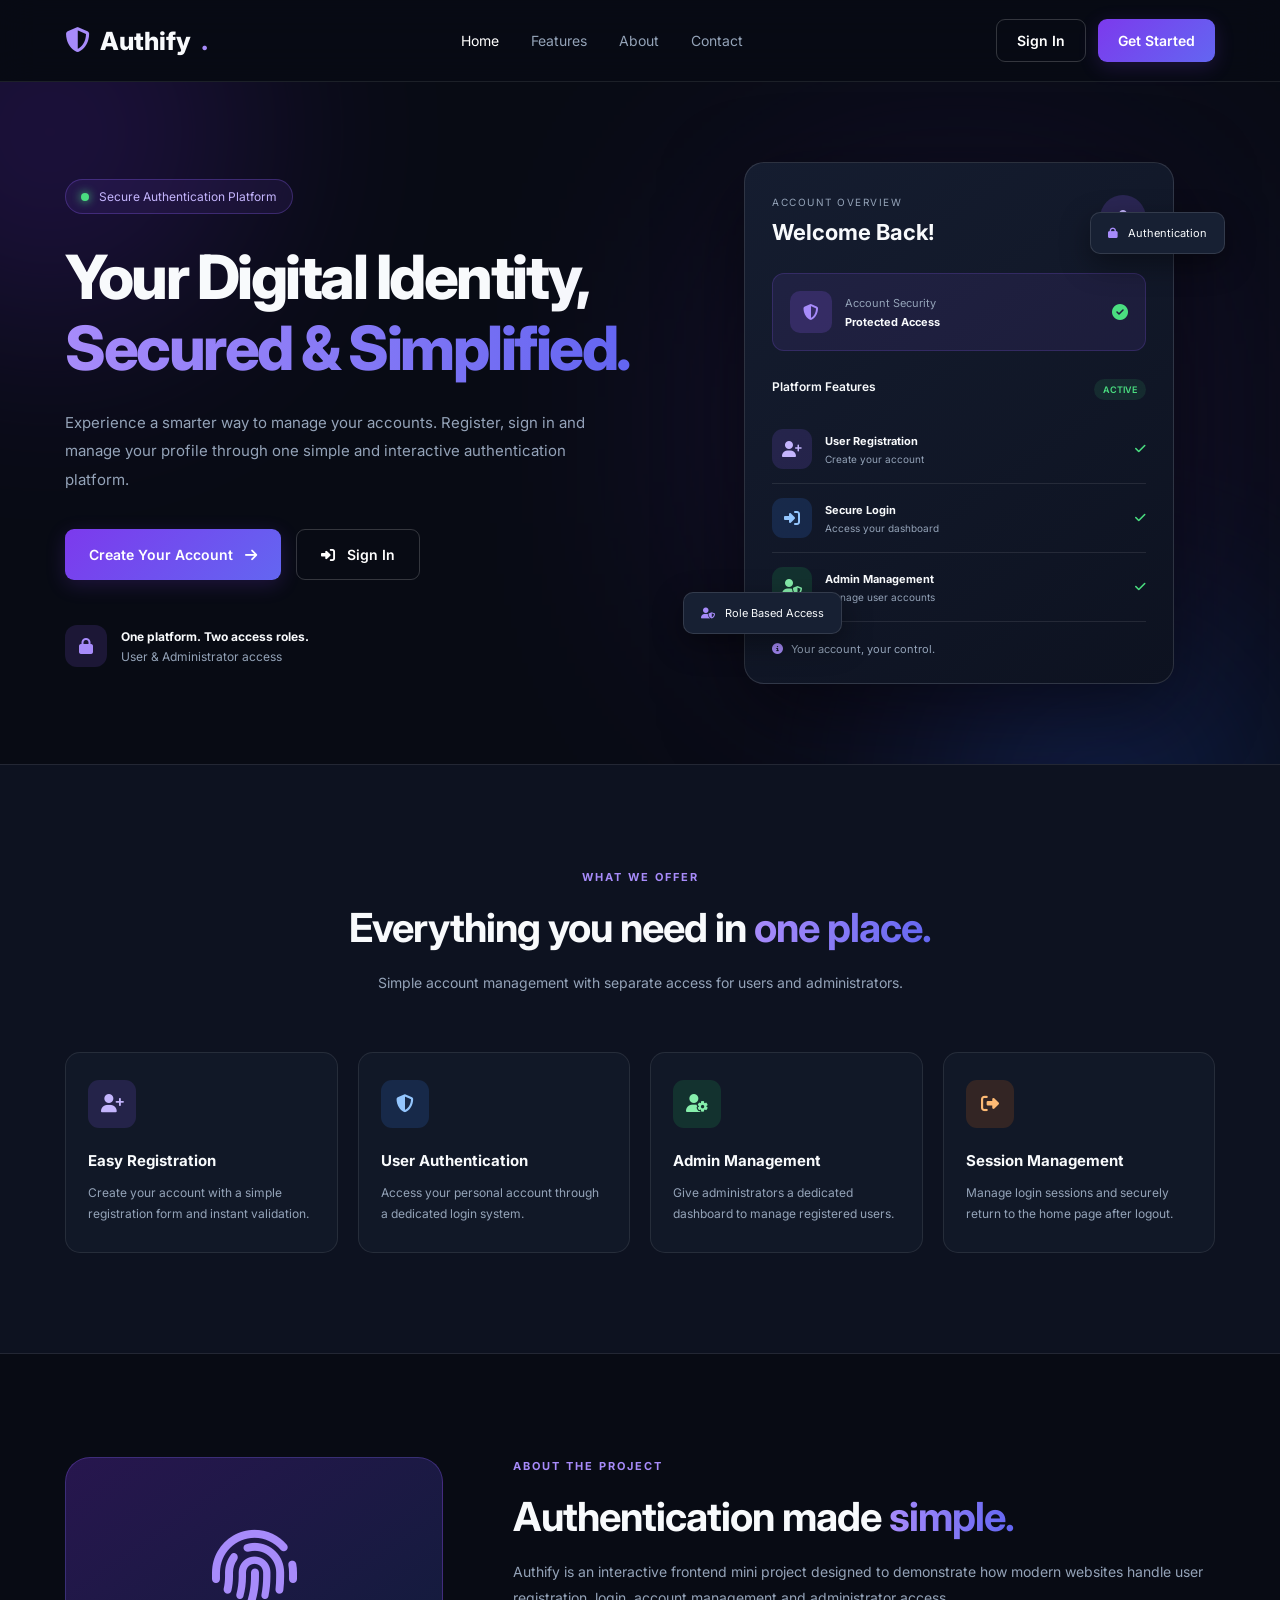
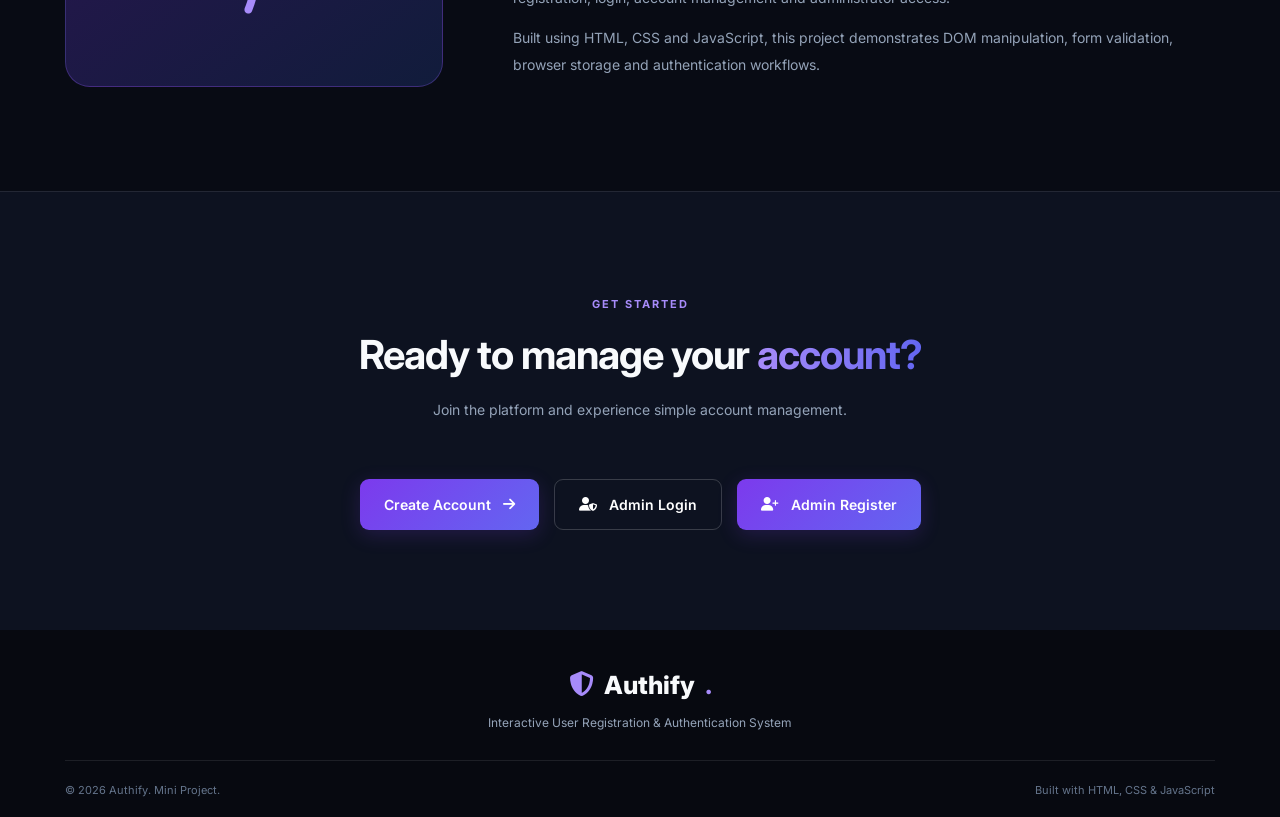
<file: index.html>
<!DOCTYPE html>
<html lang="en">
<head>
    <meta charset="UTF-8">
    <meta name="viewport" content="width=device-width, initial-scale=1.0">
    <meta name="description" content="Interactive User Registration and Authentication System">
    <title>Authify | User Authentication System</title>

    <!-- Google Fonts -->
    <link rel="preconnect" href="https://fonts.googleapis.com">
    <link rel="preconnect" href="https://fonts.gstatic.com" crossorigin>
    <link href="https://fonts.googleapis.com/css2?family=Inter:wght@400;500;600;700;800&display=swap" rel="stylesheet">

    <!-- Font Awesome Icons -->
    <link rel="stylesheet"
          href="https://cdnjs.cloudflare.com/ajax/libs/font-awesome/6.5.2/css/all.min.css">

    <!-- CSS -->
    <link rel="stylesheet" href="css/style.css">
</head>

<body>

    <!-- Navbar -->
    <header class="navbar">
        <div class="container nav-container">

            <a href="#home" class="logo">
                <i class="fa-solid fa-shield-halved"></i>
                Authify<span>.</span>
            </a>

            <button class="menu-toggle" id="menuToggle" aria-label="Toggle navigation" aria-expanded="false">
                <i class="fa-solid fa-bars"></i>
            </button>

            <nav class="nav-links" id="navLinks">
                <a href="#home" class="active">Home</a>
                <a href="#features">Features</a>
                <a href="#about">About</a>
                <a href="#contact">Contact</a>
            </nav>

            <div class="nav-buttons">
                <button class="btn btn-outline" data-action="login">Sign In</button>
                <button class="btn btn-primary" data-action="register">Get Started</button>
            </div>

        </div>
    </header>


    <!-- Hero Section -->
    <main>

        <section class="hero" id="home">

            <div class="hero-glow glow-one"></div>
            <div class="hero-glow glow-two"></div>

            <div class="container hero-container">

                <div class="hero-content">

                    <div class="hero-badge">
                        <span class="status-dot"></span>
                        Secure Authentication Platform
                    </div>

                    <h1>
                        Your Digital Identity,
                        <span>Secured & Simplified.</span>
                    </h1>

                    <p>
                        Experience a smarter way to manage your accounts.
                        Register, sign in and manage your profile through
                        one simple and interactive authentication platform.
                    </p>

                    <div class="hero-buttons">
                        <button class="btn btn-primary btn-large"
                                data-action="register">
                            Create Your Account
                            <i class="fa-solid fa-arrow-right"></i>
                        </button>

                        <button class="btn btn-outline btn-large"
                                data-action="login">
                            <i class="fa-solid fa-right-to-bracket"></i>
                            Sign In
                        </button>
                    </div>

                    <div class="hero-trust">
                        <div class="trust-icon">
                            <i class="fa-solid fa-lock"></i>
                        </div>

                        <div>
                            <strong>One platform. Two access roles.</strong>
                            <span>User & Administrator access</span>
                        </div>
                    </div>

                </div>


                <!-- Hero Visual -->
                <div class="hero-visual">

                    <div class="visual-glow"></div>

                    <div class="dashboard-card">

                        <div class="card-header">
                            <div>
                                <span class="card-label">ACCOUNT OVERVIEW</span>
                                <h3>Welcome Back!</h3>
                            </div>

                            <div class="profile-icon">
                                <i class="fa-solid fa-user"></i>
                            </div>
                        </div>

                        <div class="security-card">
                            <div class="security-icon">
                                <i class="fa-solid fa-shield-halved"></i>
                            </div>

                            <div>
                                <span>Account Security</span>
                                <strong>Protected Access</strong>
                            </div>

                            <i class="fa-solid fa-circle-check check-icon"></i>
                        </div>

                        <div class="activity-heading">
                            <span>Platform Features</span>
                            <span class="live-status">ACTIVE</span>
                        </div>

                        <div class="feature-row">
                            <div class="feature-icon purple">
                                <i class="fa-solid fa-user-plus"></i>
                            </div>
                            <div class="feature-info">
                                <strong>User Registration</strong>
                                <span>Create your account</span>
                            </div>
                            <i class="fa-solid fa-check row-check"></i>
                        </div>

                        <div class="feature-row">
                            <div class="feature-icon blue">
                                <i class="fa-solid fa-right-to-bracket"></i>
                            </div>
                            <div class="feature-info">
                                <strong>Secure Login</strong>
                                <span>Access your dashboard</span>
                            </div>
                            <i class="fa-solid fa-check row-check"></i>
                        </div>

                        <div class="feature-row">
                            <div class="feature-icon green">
                                <i class="fa-solid fa-user-shield"></i>
                            </div>
                            <div class="feature-info">
                                <strong>Admin Management</strong>
                                <span>Manage user accounts</span>
                            </div>
                            <i class="fa-solid fa-check row-check"></i>
                        </div>

                        <div class="card-footer">
                            <i class="fa-solid fa-circle-info"></i>
                            Your account, your control.
                        </div>

                    </div>

                    <div class="floating-badge badge-top">
                        <i class="fa-solid fa-lock"></i>
                        Authentication
                    </div>

                    <div class="floating-badge badge-bottom">
                        <i class="fa-solid fa-user-shield"></i>
                        Role Based Access
                    </div>

                </div>

            </div>
        </section>


        <!-- Features Section -->
        <section class="features section-padding" id="features">

            <div class="container">

                <div class="section-heading">
                    <span class="section-tag">WHAT WE OFFER</span>
                    <h2>Everything you need in <span>one place.</span></h2>
                    <p>
                        Simple account management with separate access
                        for users and administrators.
                    </p>
                </div>

                <div class="feature-grid">

                    <div class="feature-card">
                        <div class="feature-card-icon purple">
                            <i class="fa-solid fa-user-plus"></i>
                        </div>
                        <h3>Easy Registration</h3>
                        <p>Create your account with a simple registration form and instant validation.</p>
                    </div>

                    <div class="feature-card">
                        <div class="feature-card-icon blue">
                            <i class="fa-solid fa-shield-halved"></i>
                        </div>
                        <h3>User Authentication</h3>
                        <p>Access your personal account through a dedicated login system.</p>
                    </div>

                    <div class="feature-card">
                        <div class="feature-card-icon green">
                            <i class="fa-solid fa-user-gear"></i>
                        </div>
                        <h3>Admin Management</h3>
                        <p>Give administrators a dedicated dashboard to manage registered users.</p>
                    </div>

                    <div class="feature-card">
                        <div class="feature-card-icon orange">
                            <i class="fa-solid fa-right-from-bracket"></i>
                        </div>
                        <h3>Session Management</h3>
                        <p>Manage login sessions and securely return to the home page after logout.</p>
                    </div>

                </div>
            </div>
        </section>


        <!-- About Section -->
        <section class="about section-padding" id="about">

            <div class="container about-container">

                <div class="about-icon">
                    <i class="fa-solid fa-fingerprint"></i>
                </div>

                <div class="about-content">
                    <span class="section-tag">ABOUT THE PROJECT</span>

                    <h2>Authentication made <span>simple.</span></h2>

                    <p>
                        Authify is an interactive frontend mini project
                        designed to demonstrate how modern websites
                        handle user registration, login, account management
                        and administrator access.
                    </p>

                    <p>
                        Built using HTML, CSS and JavaScript, this project
                        demonstrates DOM manipulation, form validation,
                        browser storage and authentication workflows.
                    </p>
                </div>

            </div>
        </section>


        <!-- Contact Section -->
        <section class="contact section-padding" id="contact">

            <div class="container contact-container">

                <div class="section-heading">
                    <span class="section-tag">GET STARTED</span>
                    <h2>Ready to manage your <span>account?</span></h2>
                    <p>Join the platform and experience simple account management.</p>
                </div>

                <div class="contact-buttons">
                    <button class="btn btn-primary btn-large"
                            data-action="register">
                        Create Account
                        <i class="fa-solid fa-arrow-right"></i>
                    </button>

                    <button class="btn btn-outline btn-large"
                            data-action="admin">
                        <i class="fa-solid fa-user-shield"></i>
                        Admin Login
                    </button>

                    <a href="pages/admin-register.html" class="btn btn-primary btn-large">
                        <i class="fa-solid fa-user-plus"></i>
                        Admin Register
                    </a>
                </div>

            </div>
        </section>

    </main>


    <!-- Footer -->
    <footer class="footer">

        <div class="container footer-container">

            <a href="#home" class="logo">
                <i class="fa-solid fa-shield-halved"></i>
                Authify<span>.</span>
            </a>

            <p>Interactive User Registration & Authentication System</p>

            <div class="footer-bottom">
                <span>© 2026 Authify. Mini Project.</span>
                <span>Built with HTML, CSS & JavaScript</span>
            </div>

        </div>

    </footer>


    <!-- Toast Notification -->
    <div class="toast" id="toast" role="status" aria-live="polite">
        <i class="fa-solid fa-circle-info"></i>
        <span id="toastMessage"></span>
    </div>


    <!-- JavaScript -->
    <script src="js/script.js"></script>

</body>
</html>
</file>
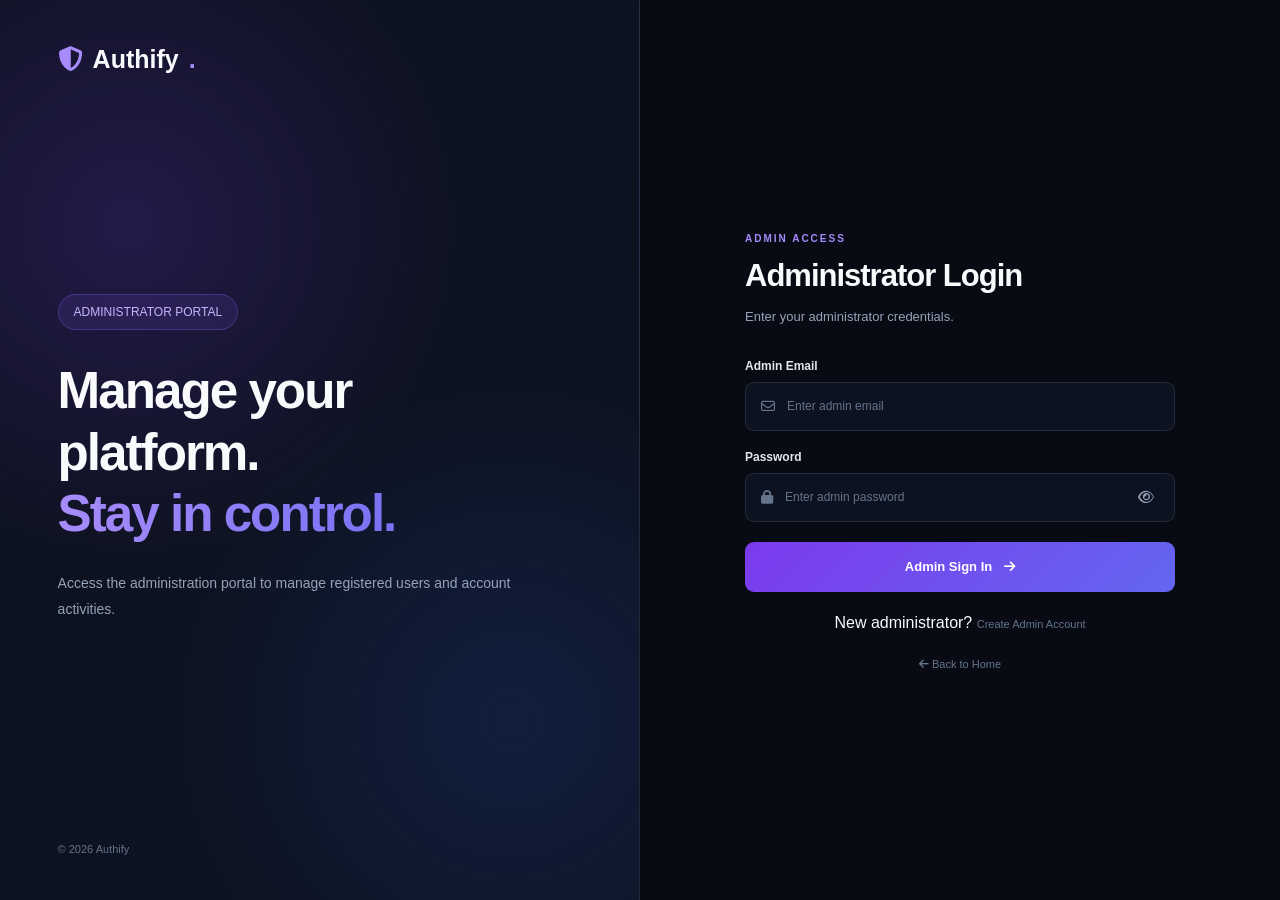
<file: pages/admin-dashboard.html>
<!DOCTYPE html>
<html lang="en">
<head>
    <meta charset="UTF-8">
    <meta name="viewport" content="width=device-width, initial-scale=1.0">

    <title>Admin Dashboard | Authify</title>

    <link rel="stylesheet" href="../css/admin.css">

    <link rel="stylesheet"
    href="https://cdnjs.cloudflare.com/ajax/libs/font-awesome/6.5.2/css/all.min.css">
</head>

<body>

<div class="admin-layout">

    <aside class="admin-sidebar">

        <a href="../index.html" class="admin-logo">
            <i class="fa-solid fa-shield-halved"></i>
            Authify<span>.</span>
        </a>

        <p class="admin-label">ADMINISTRATION</p>

        <a href="#overview" class="admin-nav active">
            <i class="fa-solid fa-chart-pie"></i>
            Dashboard
        </a>

        <a href="#users" class="admin-nav">
            <i class="fa-solid fa-users"></i>
            User Management
        </a>

        <div class="admin-sidebar-bottom">
            <div class="admin-profile">
                <i class="fa-solid fa-user-shield"></i>
                <div>
                    <strong>Administrator</strong>
                    <small>Super Admin</small>
                </div>
            </div>

            <button id="adminLogout">
                <i class="fa-solid fa-right-from-bracket"></i>
                Logout
            </button>
        </div>

    </aside>


    <main class="admin-main">

        <header class="admin-topbar">
            <div>
                <span>ADMIN / OVERVIEW</span>
                <h2>Admin Dashboard</h2>
            </div>

            <div class="admin-top-profile">
                <i class="fa-solid fa-user-shield"></i>
                Administrator
            </div>
        </header>


        <div class="admin-content">

            <section id="overview">

                <div class="admin-welcome">
                    <div>
                        <span>ADMIN CONTROL PANEL</span>
                        <h1>Welcome, Administrator!</h1>
                        <p>Manage all registered users from one place.</p>
                    </div>
                    <i class="fa-solid fa-chart-line"></i>
                </div>


                <div class="admin-stats">

                    <div class="admin-stat">
                        <i class="fa-solid fa-users"></i>
                        <span>Total Users</span>
                        <h2 id="totalUsers">0</h2>
                    </div>

                    <div class="admin-stat">
                        <i class="fa-solid fa-user-check"></i>
                        <span>Active Users</span>
                        <h2 id="activeUsers">0</h2>
                    </div>

                    <div class="admin-stat">
                        <i class="fa-solid fa-user-lock"></i>
                        <span>Blocked Users</span>
                        <h2 id="blockedUsers">0</h2>
                    </div>

                </div>

            </section>


            <section id="users" class="user-management">

                <div class="management-heading">
                    <div>
                        <h2>User Management</h2>
                        <p>View, edit, block and delete registered accounts.</p>
                    </div>
                </div>

                <div class="user-table-card">

                    <div class="table-toolbar">
                        <h3>Registered Users</h3>

                        <div class="admin-search">
                            <i class="fa-solid fa-magnifying-glass"></i>
                            <input type="search" id="userSearch"
                                   placeholder="Search users...">
                        </div>
                    </div>

                    <div class="table-scroll">

                        <table>
                            <thead>
                                <tr>
                                    <th>Name</th>
                                    <th>Email</th>
                                    <th>Phone</th>
                                    <th>Registered</th>
                                    <th>Status</th>
                                    <th>Actions</th>
                                </tr>
                            </thead>

                            <tbody id="adminTableBody"></tbody>
                        </table>

                    </div>

                </div>

            </section>

        </div>

    </main>

</div>


<!-- EDIT USER MODAL -->

<div class="admin-modal" id="editModal">

    <div class="admin-modal-content">

        <h2>Edit User Details</h2>

        <p>Update the selected user's information.</p>

        <form id="editUserForm">

            <label for="editUserName">Full Name</label>
            <input type="text" id="editUserName" required>

            <label for="editUserEmail">Email Address</label>
            <input type="email" id="editUserEmail" required>

            <label for="editUserPhone">Phone Number</label>
            <input type="tel" id="editUserPhone"
                   maxlength="10" inputmode="numeric" required>

            <div class="modal-actions">
                <button type="button" id="cancelEdit">Cancel</button>
                <button type="submit">Save Changes</button>
            </div>

        </form>

    </div>

</div>


<div class="admin-toast" id="adminToast">
    <i class="fa-solid fa-circle-check"></i>
    <span id="adminToastMessage"></span>
</div>


<script src="../js/storage.js"></script>
<script src="../js/admin.js"></script>

</body>
</html>
</file>
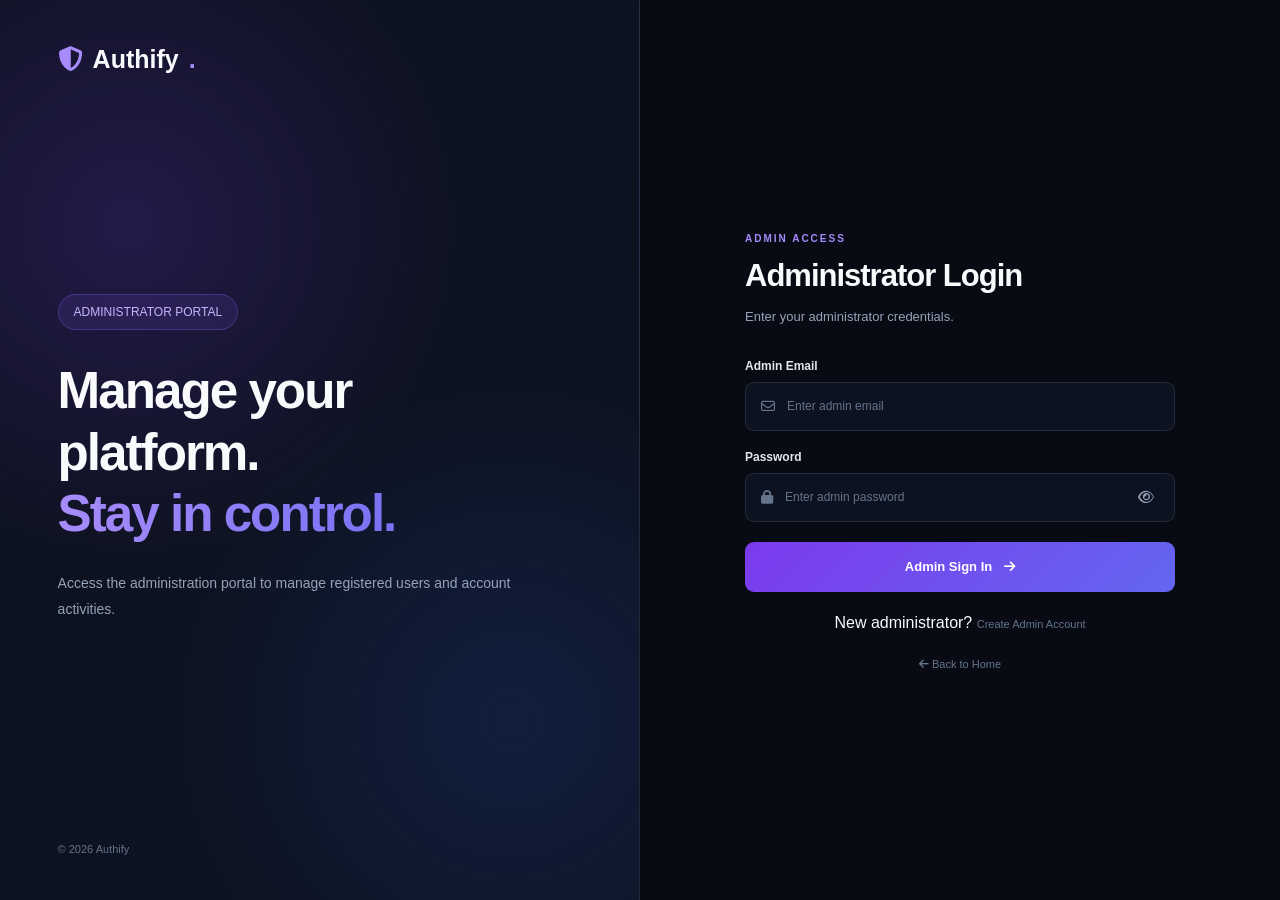
<file: pages/admin-login.html>
<!DOCTYPE html>
<html lang="en">
<head>
    <meta charset="UTF-8">
    <meta name="viewport" content="width=device-width, initial-scale=1.0">
    <title>Admin Login | Authify</title>
    <link rel="stylesheet" href="../css/auth.css">
    <link rel="stylesheet" href="https://cdnjs.cloudflare.com/ajax/libs/font-awesome/6.5.2/css/all.min.css">
</head>
<body>

<div class="auth-page">

    <div class="auth-info">
        <a href="../index.html" class="logo">
            <i class="fa-solid fa-shield-halved"></i>
            Authify<span>.</span>
        </a>

        <div class="info-content">
            <div class="info-badge">ADMINISTRATOR PORTAL</div>
            <h1>Manage your platform.
                <span>Stay in control.</span>
            </h1>
            <p>Access the administration portal to manage registered users and account activities.</p>
        </div>

        <div class="info-footer">© 2026 Authify</div>
    </div>

    <div class="auth-form-section">
        <div class="auth-form-wrapper">

            <div class="form-heading">
                <span class="section-tag">ADMIN ACCESS</span>
                <h2>Administrator Login</h2>
                <p>Enter your administrator credentials.</p>
            </div>

            <form id="adminLoginForm" novalidate>

                <div class="form-group">
                    <label for="adminEmail">Admin Email</label>
                    <div class="input-wrapper">
                        <i class="fa-regular fa-envelope"></i>
                        <input type="email" id="adminEmail"
                               placeholder="Enter admin email">
                    </div>
                    <small class="error-message" id="adminEmailError"></small>
                </div>

                <div class="form-group">
                    <label for="adminPassword">Password</label>
                    <div class="input-wrapper">
                        <i class="fa-solid fa-lock"></i>
                        <input type="password" id="adminPassword"
                               placeholder="Enter admin password">
                        <button type="button" class="toggle-password"
                                id="adminTogglePassword">
                            <i class="fa-regular fa-eye"></i>
                        </button>
                    </div>
                    <small class="error-message" id="adminPasswordError"></small>
                </div>

                <button type="submit" class="submit-btn" id="adminLoginBtn">
                    Admin Sign In
                    <i class="fa-solid fa-arrow-right"></i>
                </button>

            </form>

            <div class="back-home">
                New administrator? <a href="admin-register.html">Create Admin Account</a>
            </div>

            <div class="back-home">
                <a href="../index.html">
                    <i class="fa-solid fa-arrow-left"></i> Back to Home
                </a>
            </div>

        </div>
    </div>

</div>

<div class="auth-toast" id="authToast">
    <i class="fa-solid fa-circle-check"></i>
    <span id="authToastMessage"></span>
</div>

<script src="../js/storage.js"></script>
<script src="../js/admin.js"></script>

</body>
</html>
</file>
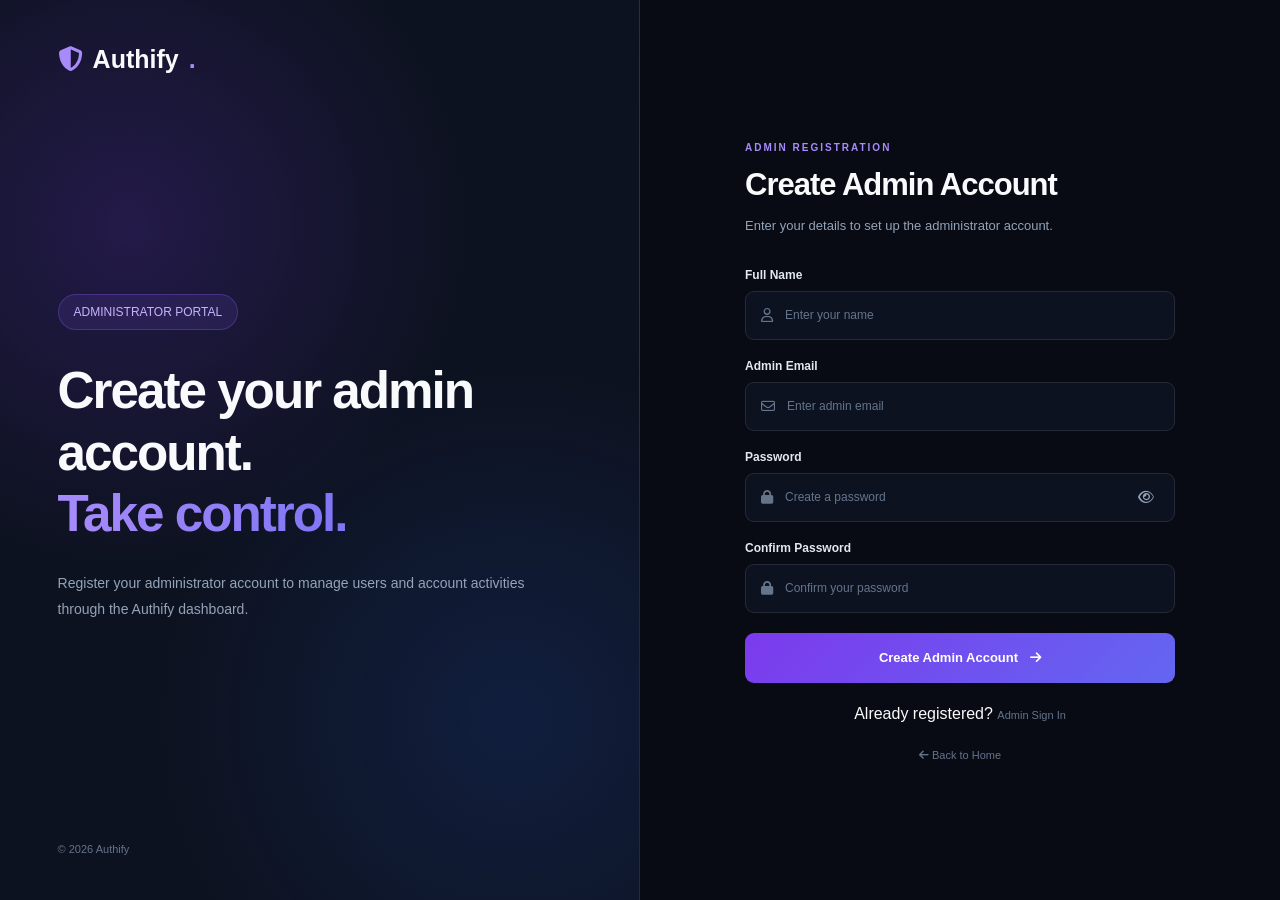
<file: pages/admin-register.html>
<!DOCTYPE html>
<html lang="en">
<head>
    <meta charset="UTF-8">
    <meta name="viewport" content="width=device-width, initial-scale=1.0">
    <title>Admin Registration | Authify</title>
    <link rel="stylesheet" href="../css/auth.css">
    <link rel="stylesheet" href="https://cdnjs.cloudflare.com/ajax/libs/font-awesome/6.5.2/css/all.min.css">
</head>
<body>
<div class="auth-page">
    <div class="auth-info">
        <a href="../index.html" class="logo"><i class="fa-solid fa-shield-halved"></i> Authify<span>.</span></a>
        <div class="info-content">
            <div class="info-badge">ADMINISTRATOR PORTAL</div>
            <h1>Create your admin account. <span>Take control.</span></h1>
            <p>Register your administrator account to manage users and account activities through the Authify dashboard.</p>
        </div>
        <div class="info-footer">© 2026 Authify</div>
    </div>
    <div class="auth-form-section">
        <div class="auth-form-wrapper">
            <div class="form-heading">
                <span class="section-tag">ADMIN REGISTRATION</span>
                <h2>Create Admin Account</h2>
                <p>Enter your details to set up the administrator account.</p>
            </div>
            <form id="adminRegisterForm" novalidate>
                <div class="form-group">
                    <label for="adminName">Full Name</label>
                    <div class="input-wrapper"><i class="fa-regular fa-user"></i><input type="text" id="adminName" placeholder="Enter your name" autocomplete="name"></div>
                    <small class="error-message" id="adminNameError"></small>
                </div>
                <div class="form-group">
                    <label for="adminRegisterEmail">Admin Email</label>
                    <div class="input-wrapper"><i class="fa-regular fa-envelope"></i><input type="email" id="adminRegisterEmail" placeholder="Enter admin email" autocomplete="email"></div>
                    <small class="error-message" id="adminRegisterEmailError"></small>
                </div>
                <div class="form-group">
                    <label for="adminRegisterPassword">Password</label>
                    <div class="input-wrapper"><i class="fa-solid fa-lock"></i><input type="password" id="adminRegisterPassword" placeholder="Create a password" autocomplete="new-password"><button type="button" class="toggle-password" id="toggleAdminRegisterPassword"><i class="fa-regular fa-eye"></i></button></div>
                    <small class="error-message" id="adminRegisterPasswordError"></small>
                </div>
                <div class="form-group">
                    <label for="adminConfirmPassword">Confirm Password</label>
                    <div class="input-wrapper"><i class="fa-solid fa-lock"></i><input type="password" id="adminConfirmPassword" placeholder="Confirm your password" autocomplete="new-password"></div>
                    <small class="error-message" id="adminConfirmPasswordError"></small>
                </div>
                <button type="submit" class="submit-btn" id="adminRegisterBtn">Create Admin Account <i class="fa-solid fa-arrow-right"></i></button>
            </form>
            <div class="back-home">Already registered? <a href="admin-login.html">Admin Sign In</a></div>
            <div class="back-home"><a href="../index.html"><i class="fa-solid fa-arrow-left"></i> Back to Home</a></div>
        </div>
    </div>
</div>
<div class="auth-toast" id="authToast"><i class="fa-solid fa-circle-check"></i><span id="authToastMessage"></span></div>
<script src="../js/storage.js"></script>
<script src="../js/admin-register.js"></script>
</body>
</html>
</file>
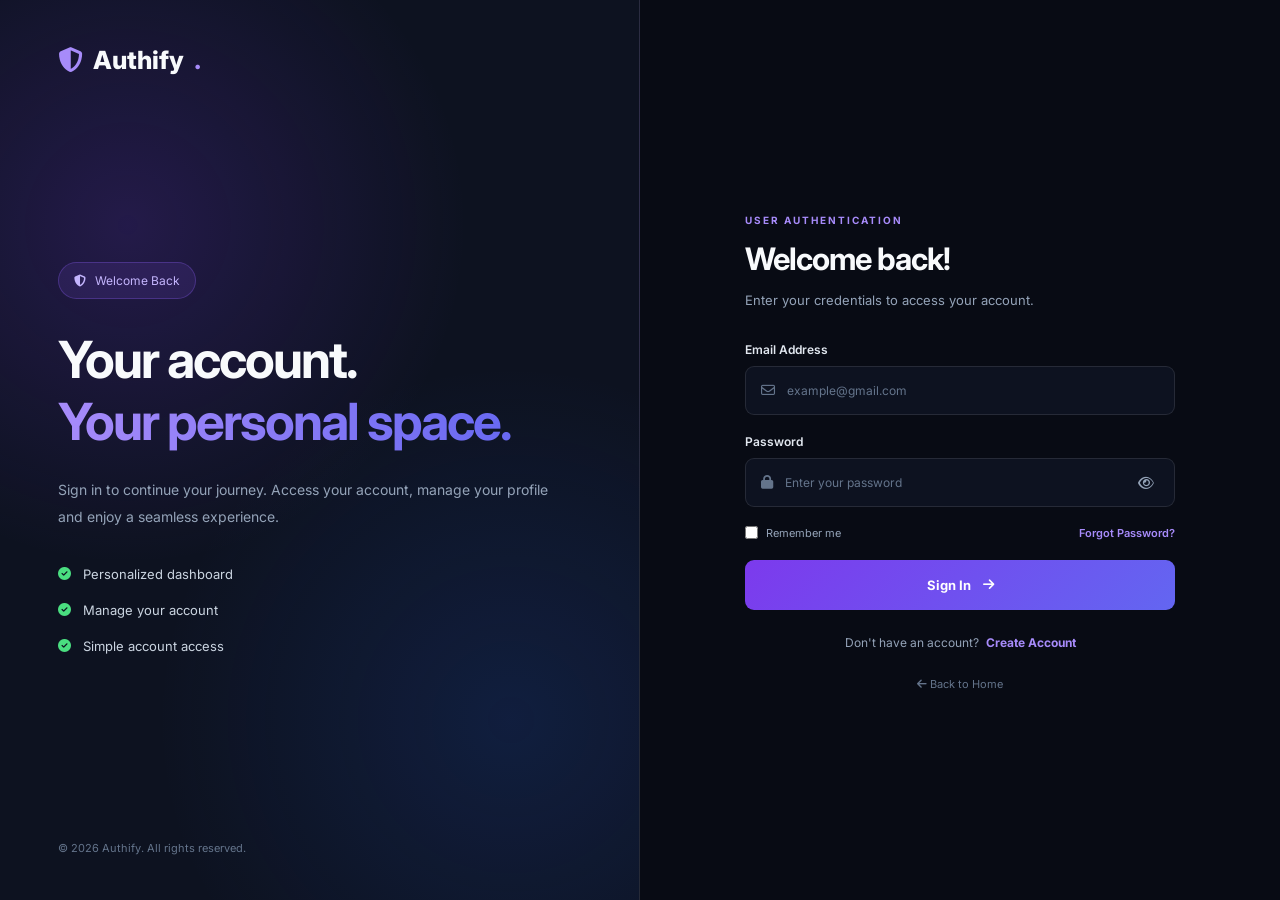
<file: pages/login.html>
<!DOCTYPE html>
<html lang="en">

<head>
    <meta charset="UTF-8">
    <meta name="viewport" content="width=device-width, initial-scale=1.0">

    <title>Sign In | Authify</title>

    <!-- Google Fonts -->
    <link rel="preconnect" href="https://fonts.googleapis.com">
    <link rel="preconnect" href="https://fonts.gstatic.com" crossorigin>
    <link href="https://fonts.googleapis.com/css2?family=Inter:wght@400;500;600;700;800&display=swap" rel="stylesheet">

    <!-- Font Awesome -->
    <link rel="stylesheet"
          href="https://cdnjs.cloudflare.com/ajax/libs/font-awesome/6.5.2/css/all.min.css">

    <!-- CSS -->
    <link rel="stylesheet" href="../css/auth.css">

</head>

<body>

    <div class="auth-page">

        <!-- LEFT SECTION -->
        <div class="auth-info">

            <a href="../index.html" class="logo">
                <i class="fa-solid fa-shield-halved"></i>
                Authify<span>.</span>
            </a>

            <div class="info-content">

                <div class="info-badge">
                    <i class="fa-solid fa-shield-halved"></i>
                    Welcome Back
                </div>

                <h1>
                    Your account.
                    <span>Your personal space.</span>
                </h1>

                <p>
                    Sign in to continue your journey.
                    Access your account, manage your profile
                    and enjoy a seamless experience.
                </p>

                <div class="info-points">

                    <div>
                        <i class="fa-solid fa-circle-check"></i>
                        Personalized dashboard
                    </div>

                    <div>
                        <i class="fa-solid fa-circle-check"></i>
                        Manage your account
                    </div>

                    <div>
                        <i class="fa-solid fa-circle-check"></i>
                        Simple account access
                    </div>

                </div>

            </div>

            <div class="info-footer">
                © 2026 Authify. All rights reserved.
            </div>

        </div>


        <!-- RIGHT LOGIN SECTION -->
        <div class="auth-form-section">

            <div class="auth-form-wrapper">

                <div class="mobile-logo">
                    <a href="../index.html" class="logo">
                        <i class="fa-solid fa-shield-halved"></i>
                        Authify<span>.</span>
                    </a>
                </div>

                <div class="form-heading">

                    <span class="section-tag">USER AUTHENTICATION</span>

                    <h2>Welcome back!</h2>

                    <p>Enter your credentials to access your account.</p>

                </div>


                <!-- LOGIN FORM -->
                <form id="loginForm" novalidate>

                    <!-- EMAIL -->
                    <div class="form-group">

                        <label for="loginEmail">Email Address</label>

                        <div class="input-wrapper">

                            <i class="fa-regular fa-envelope"></i>

                            <input
                                type="email"
                                id="loginEmail"
                                placeholder="example@gmail.com"
                                autocomplete="username"
                            >

                        </div>

                        <small class="error-message" id="loginEmailError"></small>

                    </div>


                    <!-- PASSWORD -->
                    <div class="form-group">

                        <label for="loginPassword">Password</label>

                        <div class="input-wrapper">

                            <i class="fa-solid fa-lock"></i>

                            <input
                                type="password"
                                id="loginPassword"
                                placeholder="Enter your password"
                                autocomplete="current-password"
                            >

                            <button
                                type="button"
                                class="toggle-password"
                                id="toggleLoginPassword"
                                aria-label="Show password">

                                <i class="fa-regular fa-eye"></i>

                            </button>

                        </div>

                        <small class="error-message" id="loginPasswordError"></small>

                    </div>


                    <!-- REMEMBER AND FORGOT -->
                    <div class="login-options">

                        <label class="remember-label">

                            <input type="checkbox" id="rememberMe">

                            <span>Remember me</span>

                        </label>

                        <button type="button" class="forgot-btn" id="forgotPassword">
                            Forgot Password?
                        </button>

                    </div>


                    <!-- LOGIN BUTTON -->
                    <button type="submit" class="submit-btn" id="loginBtn">

                        Sign In

                        <i class="fa-solid fa-arrow-right"></i>

                    </button>

                </form>


                <!-- REGISTRATION LINK -->
                <div class="login-link">

                    Don't have an account?

                    <a href="register.html">Create Account</a>

                </div>


                <!-- BACK HOME -->
                <div class="back-home">

                    <a href="../index.html">
                        <i class="fa-solid fa-arrow-left"></i>
                        Back to Home
                    </a>

                </div>

            </div>

        </div>

    </div>


    <!-- TOAST -->
    <div class="auth-toast" id="authToast" role="status" aria-live="polite">

        <i class="fa-solid fa-circle-check"></i>

        <span id="authToastMessage"></span>

    </div>


    <!-- JAVASCRIPT -->
    <script src="../js/storage.js"></script>
    <script src="../js/login.js"></script>

</body>

</html>
</file>
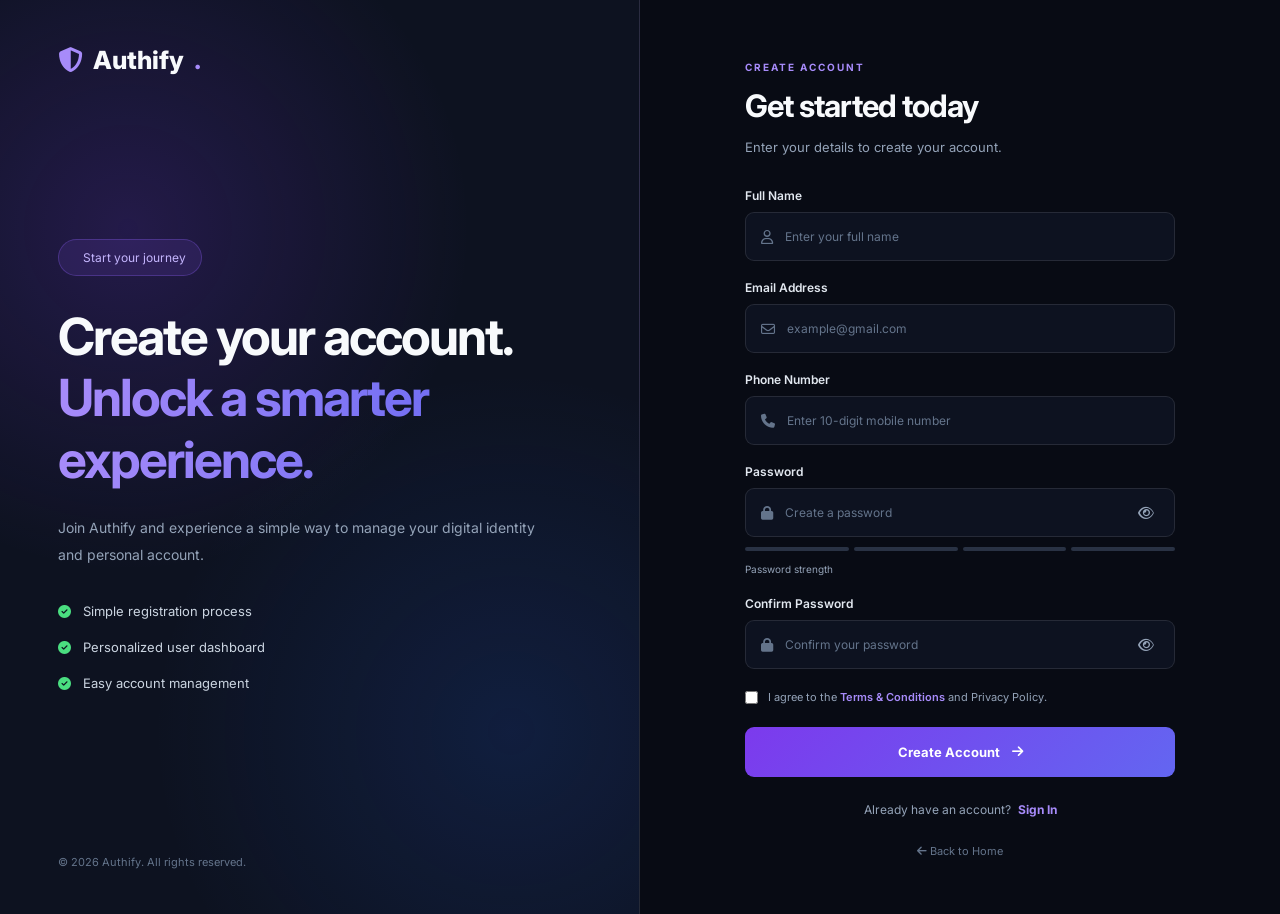
<file: pages/register.html>
<!DOCTYPE html>
<html lang="en">

<head>
    <meta charset="UTF-8">
    <meta name="viewport" content="width=device-width, initial-scale=1.0">

    <title>Create Account | Authify</title>

    <!-- Google Fonts -->
    <link rel="preconnect" href="https://fonts.googleapis.com">
    <link rel="preconnect" href="https://fonts.gstatic.com" crossorigin>
    <link href="https://fonts.googleapis.com/css2?family=Inter:wght@400;500;600;700;800&display=swap" rel="stylesheet">

    <!-- Font Awesome -->
    <link rel="stylesheet"
          href="https://cdnjs.cloudflare.com/ajax/libs/font-awesome/6.5.2/css/all.min.css">

    <!-- CSS -->
    <link rel="stylesheet" href="../css/auth.css">

</head>

<body>

    <div class="auth-page">

        <!-- Left Side -->
        <div class="auth-info">

            <a href="../index.html" class="logo">
                <i class="fa-solid fa-shield-halved"></i>
                Authify<span>.</span>
            </a>

            <div class="info-content">

                <div class="info-badge">
                    <i class="fa-solid fa-sparkles"></i>
                    Start your journey
                </div>

                <h1>
                    Create your account.
                    <span>Unlock a smarter experience.</span>
                </h1>

                <p>
                    Join Authify and experience a simple way to
                    manage your digital identity and personal account.
                </p>

                <div class="info-points">

                    <div>
                        <i class="fa-solid fa-circle-check"></i>
                        Simple registration process
                    </div>

                    <div>
                        <i class="fa-solid fa-circle-check"></i>
                        Personalized user dashboard
                    </div>

                    <div>
                        <i class="fa-solid fa-circle-check"></i>
                        Easy account management
                    </div>

                </div>

            </div>

            <div class="info-footer">
                © 2026 Authify. All rights reserved.
            </div>

        </div>


        <!-- Right Side Registration Form -->
        <div class="auth-form-section">

            <div class="auth-form-wrapper">

                <div class="mobile-logo">
                    <a href="../index.html" class="logo">
                        <i class="fa-solid fa-shield-halved"></i>
                        Authify<span>.</span>
                    </a>
                </div>

                <div class="form-heading">

                    <span class="section-tag">CREATE ACCOUNT</span>

                    <h2>Get started today</h2>

                    <p>Enter your details to create your account.</p>

                </div>


                <!-- Registration Form -->
                <form id="registerForm" novalidate>

                    <!-- Full Name -->
                    <div class="form-group">

                        <label for="fullName">Full Name</label>

                        <div class="input-wrapper">
                            <i class="fa-regular fa-user"></i>

                            <input
                                type="text"
                                id="fullName"
                                placeholder="Enter your full name"
                                autocomplete="name"
                            >
                        </div>

                        <small class="error-message" id="nameError"></small>

                    </div>


                    <!-- Email -->
                    <div class="form-group">

                        <label for="email">Email Address</label>

                        <div class="input-wrapper">
                            <i class="fa-regular fa-envelope"></i>

                            <input
                                type="email"
                                id="email"
                                placeholder="example@gmail.com"
                                autocomplete="email"
                            >
                        </div>

                        <small class="error-message" id="emailError"></small>

                    </div>


                    <!-- Phone -->
                    <div class="form-group">

                        <label for="phone">Phone Number</label>

                        <div class="input-wrapper">
                            <i class="fa-solid fa-phone"></i>

                            <input
                                type="tel"
                                id="phone"
                                placeholder="Enter 10-digit mobile number"
                                maxlength="10"
                                inputmode="numeric"
                                autocomplete="tel"
                            >
                        </div>

                        <small class="error-message" id="phoneError"></small>

                    </div>


                    <!-- Password -->
                    <div class="form-group">

                        <label for="password">Password</label>

                        <div class="input-wrapper">
                            <i class="fa-solid fa-lock"></i>

                            <input
                                type="password"
                                id="password"
                                placeholder="Create a password"
                                autocomplete="new-password"
                            >

                            <button type="button"
                                    class="toggle-password"
                                    data-target="password"
                                    aria-label="Show password">

                                <i class="fa-regular fa-eye"></i>

                            </button>
                        </div>

                        <div class="password-strength">

                            <div class="strength-bars">
                                <span></span>
                                <span></span>
                                <span></span>
                                <span></span>
                            </div>

                            <small id="strengthText">
                                Password strength
                            </small>

                        </div>

                        <small class="error-message" id="passwordError"></small>

                    </div>


                    <!-- Confirm Password -->
                    <div class="form-group">

                        <label for="confirmPassword">Confirm Password</label>

                        <div class="input-wrapper">
                            <i class="fa-solid fa-lock"></i>

                            <input
                                type="password"
                                id="confirmPassword"
                                placeholder="Confirm your password"
                                autocomplete="new-password"
                            >

                            <button type="button"
                                    class="toggle-password"
                                    data-target="confirmPassword"
                                    aria-label="Show password">

                                <i class="fa-regular fa-eye"></i>

                            </button>
                        </div>

                        <small class="error-message" id="confirmError"></small>

                    </div>


                    <!-- Terms and Conditions -->
                    <div class="terms-group">

                        <input type="checkbox" id="terms">

                        <label for="terms">
                            I agree to the
                            <a href="#terms">Terms & Conditions</a>
                            and Privacy Policy.
                        </label>

                    </div>

                    <small class="error-message" id="termsError"></small>


                    <!-- Submit -->
                    <button type="submit" class="submit-btn" id="registerBtn">

                        Create Account

                        <i class="fa-solid fa-arrow-right"></i>

                    </button>

                </form>


                <!-- Login Link -->
                <div class="login-link">

                    Already have an account?

                    <a href="login.html">Sign In</a>

                </div>


                <!-- Back to Home -->
                <div class="back-home">

                    <a href="../index.html">
                        <i class="fa-solid fa-arrow-left"></i>
                        Back to Home
                    </a>

                </div>

            </div>

        </div>

    </div>


    <!-- Notification -->
    <div class="auth-toast" id="authToast" role="status" aria-live="polite">
        <i class="fa-solid fa-circle-check"></i>
        <span id="authToastMessage"></span>
    </div>


    <!-- JavaScript -->
    <script src="../js/storage.js"></script>
    <script src="../js/register.js"></script>

</body>

</html>
</file>
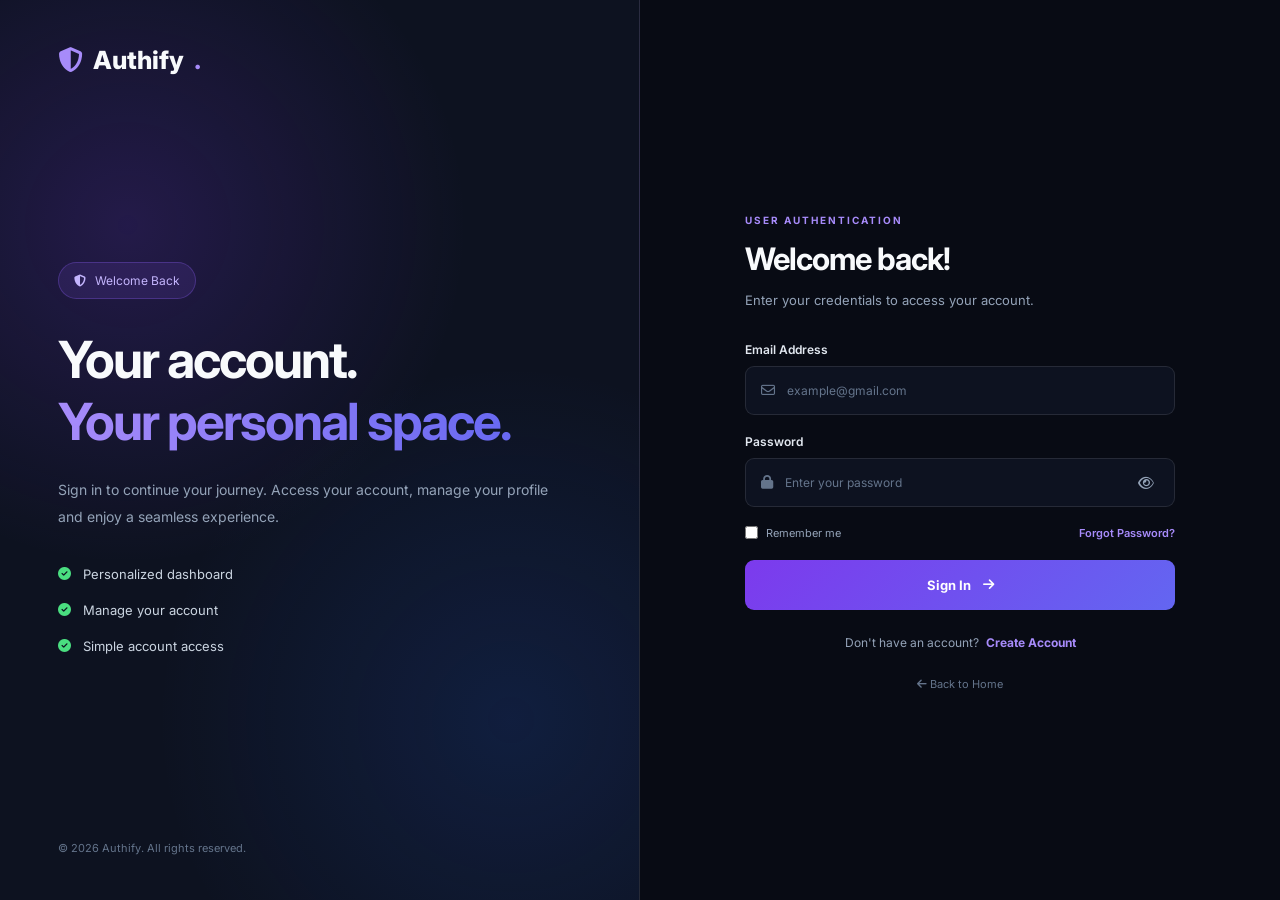
<file: pages/user-dashboard.html>
<!DOCTYPE html>
<html lang="en">

<head>
    <meta charset="UTF-8">
    <meta name="viewport" content="width=device-width, initial-scale=1.0">

    <title>User Dashboard | Authify</title>

    <!-- Google Fonts -->
    <link rel="preconnect" href="https://fonts.googleapis.com">
    <link rel="preconnect" href="https://fonts.gstatic.com" crossorigin>
    <link href="https://fonts.googleapis.com/css2?family=Inter:wght@400;500;600;700;800&display=swap" rel="stylesheet">

    <!-- Font Awesome -->
    <link rel="stylesheet"
          href="https://cdnjs.cloudflare.com/ajax/libs/font-awesome/6.5.2/css/all.min.css">

    <!-- Dashboard CSS -->
    <link rel="stylesheet" href="../css/dashboard.css">

</head>

<body>

    <div class="dashboard-layout">

        <!-- SIDEBAR -->
        <aside class="sidebar" id="sidebar">

            <a href="../index.html" class="logo">
                <i class="fa-solid fa-shield-halved"></i>
                Authify<span>.</span>
            </a>

            <div class="sidebar-label">MAIN MENU</div>

            <nav class="sidebar-nav">

                <button class="nav-item active" data-section="overview">
                    <i class="fa-solid fa-house"></i>
                    <span>Overview</span>
                </button>

                <button class="nav-item" data-section="profile">
                    <i class="fa-regular fa-user"></i>
                    <span>My Profile</span>
                </button>

                <button class="nav-item" data-section="settings">
                    <i class="fa-solid fa-gear"></i>
                    <span>Account Settings</span>
                </button>

                <button class="nav-item" data-section="security">
                    <i class="fa-solid fa-shield-halved"></i>
                    <span>Security</span>
                </button>

            </nav>

            <div class="sidebar-bottom">

                <div class="sidebar-user">
                    <div class="avatar" id="sidebarAvatar">U</div>

                    <div class="sidebar-user-info">
                        <strong id="sidebarName">User</strong>
                        <span>Standard User</span>
                    </div>
                </div>

                <button class="logout-btn" id="logoutBtn">
                    <i class="fa-solid fa-right-from-bracket"></i>
                    Logout
                </button>

            </div>

        </aside>


        <!-- MAIN CONTENT -->
        <main class="main-content">

            <!-- TOPBAR -->
            <header class="topbar">

                <div class="topbar-left">

                    <button class="menu-toggle" id="menuToggle"
                            aria-label="Toggle sidebar">
                        <i class="fa-solid fa-bars"></i>
                    </button>

                    <div>
                        <span class="breadcrumb">Pages / User</span>
                        <h2 id="pageTitle">Overview</h2>
                    </div>

                </div>

                <div class="topbar-right">

                    <div class="topbar-date">
                        <i class="fa-regular fa-calendar"></i>
                        <span id="currentDate"></span>
                    </div>

                    <div class="topbar-avatar" id="topbarAvatar">U</div>

                </div>

            </header>


            <!-- CONTENT AREA -->
            <div class="content-area">


                <!-- ==================================
                     OVERVIEW SECTION
                ================================== -->

                <section class="dashboard-section active" id="overview">

                    <div class="welcome-banner">

                        <div>
                            <span class="welcome-label">USER DASHBOARD</span>

                            <h1>Welcome back, <span id="welcomeName">User</span>!</h1>

                            <p>
                                Manage your account and explore your personal dashboard.
                            </p>
                        </div>

                        <div class="welcome-icon">
                            <i class="fa-solid fa-hand-sparkles"></i>
                        </div>

                    </div>


                    <!-- STATISTICS -->
                    <div class="stats-grid">

                        <div class="stat-card">
                            <div class="stat-icon purple">
                                <i class="fa-solid fa-user-check"></i>
                            </div>

                            <div>
                                <span>Account Status</span>
                                <h3 id="overviewStatus">Active</h3>
                            </div>
                        </div>


                        <div class="stat-card">
                            <div class="stat-icon blue">
                                <i class="fa-solid fa-calendar-check"></i>
                            </div>

                            <div>
                                <span>Member Since</span>
                                <h3 id="memberSince">--</h3>
                            </div>
                        </div>


                        <div class="stat-card">
                            <div class="stat-icon green">
                                <i class="fa-solid fa-shield-halved"></i>
                            </div>

                            <div>
                                <span>Account Role</span>
                                <h3>User</h3>
                            </div>
                        </div>

                    </div>


                    <!-- ACCOUNT OVERVIEW -->
                    <div class="dashboard-grid">

                        <div class="dashboard-card account-card">

                            <div class="card-heading">
                                <h3>Account Information</h3>
                                <span class="status-badge" id="statusBadge">
                                    Active
                                </span>
                            </div>

                            <div class="profile-overview">

                                <div class="large-avatar" id="profileAvatar">U</div>

                                <div>
                                    <h2 id="overviewName">User Name</h2>
                                    <p id="overviewEmail">user@example.com</p>
                                </div>

                            </div>

                            <div class="detail-row">
                                <span>Full Name</span>
                                <strong id="overviewFullName">--</strong>
                            </div>

                            <div class="detail-row">
                                <span>Email Address</span>
                                <strong id="overviewEmailDetail">--</strong>
                            </div>

                            <div class="detail-row">
                                <span>Phone Number</span>
                                <strong id="overviewPhone">--</strong>
                            </div>

                            <button class="secondary-btn" data-section="profile">
                                View Profile
                                <i class="fa-solid fa-arrow-right"></i>
                            </button>

                        </div>


                        <!-- QUICK ACTIONS -->
                        <div class="dashboard-card">

                            <div class="card-heading">
                                <h3>Quick Actions</h3>
                            </div>

                            <button class="quick-action" data-section="profile">

                                <div class="quick-icon purple">
                                    <i class="fa-solid fa-user-pen"></i>
                                </div>

                                <div>
                                    <strong>Edit Profile</strong>
                                    <span>Update your personal details</span>
                                </div>

                                <i class="fa-solid fa-chevron-right"></i>

                            </button>


                            <button class="quick-action" data-section="settings">

                                <div class="quick-icon blue">
                                    <i class="fa-solid fa-sliders"></i>
                                </div>

                                <div>
                                    <strong>Account Settings</strong>
                                    <span>Manage your preferences</span>
                                </div>

                                <i class="fa-solid fa-chevron-right"></i>

                            </button>


                            <button class="quick-action" data-section="security">

                                <div class="quick-icon green">
                                    <i class="fa-solid fa-key"></i>
                                </div>

                                <div>
                                    <strong>Change Password</strong>
                                    <span>Update your account password</span>
                                </div>

                                <i class="fa-solid fa-chevron-right"></i>

                            </button>

                        </div>

                    </div>

                </section>


                <!-- ==================================
                     PROFILE SECTION
                ================================== -->

                <section class="dashboard-section" id="profile">

                    <div class="section-intro">
                        <h1>My Profile</h1>
                        <p>View and update your personal information.</p>
                    </div>

                    <div class="dashboard-card profile-card">

                        <div class="profile-header">

                            <div class="large-avatar" id="editAvatar">U</div>

                            <div>
                                <h2 id="profileDisplayName">User Name</h2>
                                <p id="profileDisplayEmail">user@example.com</p>
                                <span class="status-badge">Active Account</span>
                            </div>

                        </div>

                        <div class="form-divider"></div>

                        <form id="profileForm">

                            <div class="form-grid">

                                <div class="dashboard-form-group">
                                    <label for="editName">Full Name</label>

                                    <input type="text" id="editName"
                                           placeholder="Enter your name" required>
                                </div>

                                <div class="dashboard-form-group">
                                    <label for="editEmail">Email Address</label>

                                    <input type="email" id="editEmail"
                                           disabled>
                                </div>

                                <div class="dashboard-form-group">
                                    <label for="editPhone">Phone Number</label>

                                    <input type="tel" id="editPhone"
                                           maxlength="10"
                                           inputmode="numeric"
                                           placeholder="Enter phone number" required>
                                </div>

                                <div class="dashboard-form-group">
                                    <label for="editRole">Account Role</label>

                                    <input type="text" id="editRole"
                                           value="User" disabled>
                                </div>

                            </div>

                            <p class="inline-error" id="profileError"></p>

                            <button type="submit" class="primary-btn">
                                <i class="fa-solid fa-floppy-disk"></i>
                                Save Changes
                            </button>

                        </form>

                    </div>

                </section>


                <!-- ==================================
                     SETTINGS SECTION
                ================================== -->

                <section class="dashboard-section" id="settings">

                    <div class="section-intro">
                        <h1>Account Settings</h1>
                        <p>Manage your account preferences.</p>
                    </div>

                    <div class="dashboard-card settings-card">

                        <div class="card-heading">
                            <h3>Account Preferences</h3>
                        </div>

                        <div class="setting-row">

                            <div class="setting-info">
                                <strong>Account Status</strong>
                                <span>Current status of your account</span>
                            </div>

                            <span class="status-badge" id="settingsStatus">
                                Active
                            </span>

                        </div>


                        <div class="setting-row">

                            <div class="setting-info">
                                <strong>Account Email</strong>
                                <span>Your registered email address</span>
                            </div>

                            <strong id="settingsEmail">--</strong>

                        </div>


                        <div class="setting-row">

                            <div class="setting-info">
                                <strong>Account Type</strong>
                                <span>Your access level</span>
                            </div>

                            <strong>Standard User</strong>

                        </div>


                        <div class="setting-row">

                            <div class="setting-info">
                                <strong>Account Creation</strong>
                                <span>Registration date</span>
                            </div>

                            <strong id="settingsCreated">--</strong>

                        </div>

                    </div>

                </section>


                <!-- ==================================
                     SECURITY SECTION
                ================================== -->

                <section class="dashboard-section" id="security">

                    <div class="section-intro">
                        <h1>Security Settings</h1>
                        <p>Keep your account information up to date.</p>
                    </div>


                    <div class="dashboard-card security-panel">

                        <div class="card-heading">
                            <h3>Change Password</h3>
                            <i class="fa-solid fa-shield-halved security-heading-icon"></i>
                        </div>

                        <p class="security-description">
                            Enter your current password and choose a new password.
                        </p>


                        <form id="passwordForm">

                            <div class="dashboard-form-group">

                                <label for="currentPassword">
                                    Current Password
                                </label>

                                <div class="dashboard-input-wrapper">

                                    <input type="password"
                                           id="currentPassword"
                                           placeholder="Enter current password"
                                           required>

                                    <button type="button"
                                            class="dashboard-password-toggle"
                                            data-target="currentPassword">
                                        <i class="fa-regular fa-eye"></i>
                                    </button>

                                </div>

                            </div>


                            <div class="dashboard-form-group">

                                <label for="newPassword">
                                    New Password
                                </label>

                                <div class="dashboard-input-wrapper">

                                    <input type="password"
                                           id="newPassword"
                                           placeholder="Enter new password"
                                           required>

                                    <button type="button"
                                            class="dashboard-password-toggle"
                                            data-target="newPassword">
                                        <i class="fa-regular fa-eye"></i>
                                    </button>

                                </div>

                            </div>


                            <div class="dashboard-form-group">

                                <label for="confirmNewPassword">
                                    Confirm New Password
                                </label>

                                <div class="dashboard-input-wrapper">

                                    <input type="password"
                                           id="confirmNewPassword"
                                           placeholder="Confirm new password"
                                           required>

                                    <button type="button"
                                            class="dashboard-password-toggle"
                                            data-target="confirmNewPassword">
                                        <i class="fa-regular fa-eye"></i>
                                    </button>

                                </div>

                            </div>


                            <p class="inline-error" id="passwordError"></p>

                            <button type="submit" class="primary-btn">
                                <i class="fa-solid fa-key"></i>
                                Update Password
                            </button>

                        </form>

                    </div>

                </section>


            </div>

        </main>

    </div>


    <!-- TOAST NOTIFICATION -->
    <div class="dashboard-toast" id="dashboardToast" role="status" aria-live="polite">

        <i class="fa-solid fa-circle-check"></i>

        <span id="dashboardToastMessage"></span>

    </div>


    <!-- JAVASCRIPT -->
    <script src="../js/storage.js"></script>
    <script src="../js/dashboard.js"></script>

</body>

</html>
</file>
<file: css/style.css>
/* ==================================
   1. GLOBAL SETTINGS
================================== */

* {
    margin: 0;
    padding: 0;
    box-sizing: border-box;
}

:root {
    --bg-primary: #080b14;
    --bg-secondary: #0d1220;
    --bg-card: #111827;
    --text-primary: #f8fafc;
    --text-secondary: #94a3b8;
    --accent: #8b5cf6;
    --accent-light: #a78bfa;
    --border: rgba(255, 255, 255, 0.09);
}

html {
    scroll-behavior: smooth;
    scroll-padding-top: 90px;
}

body {
    font-family: 'Inter', sans-serif;
    background: var(--bg-primary);
    color: var(--text-primary);
    overflow-x: hidden;
}

button, a {
    font-family: inherit;
}

button {
    cursor: pointer;
}

a {
    text-decoration: none;
    color: inherit;
}

.container {
    width: min(1150px, 90%);
    margin: auto;
}

.section-padding {
    padding: 100px 0;
}


/* ==================================
   2. NAVBAR
================================== */

.navbar {
    height: 82px;
    display: flex;
    align-items: center;
    position: sticky;
    top: 0;
    z-index: 100;
    background: rgba(8, 11, 20, 0.85);
    backdrop-filter: blur(18px);
    border-bottom: 1px solid var(--border);
}

.nav-container {
    display: flex;
    justify-content: space-between;
    align-items: center;
}

.logo {
    font-size: 25px;
    font-weight: 800;
    display: flex;
    align-items: center;
    gap: 10px;
}

.logo i {
    color: var(--accent-light);
}

.logo span {
    color: var(--accent-light);
}

.nav-links {
    display: flex;
    gap: 32px;
}

.nav-links a {
    color: var(--text-secondary);
    font-size: 14px;
    transition: 0.3s;
}

.nav-links a:hover,
.nav-links a.active {
    color: white;
}

.nav-buttons {
    display: flex;
    gap: 12px;
}

.menu-toggle {
    display: none;
    background: transparent;
    border: 0;
    color: white;
    font-size: 23px;
}


/* ==================================
   3. BUTTONS
================================== */

.btn {
    border: none;
    border-radius: 9px;
    padding: 12px 20px;
    font-size: 14px;
    font-weight: 600;
    transition: 0.3s ease;
}

.btn-primary {
    background: linear-gradient(135deg, #7c3aed, #6366f1);
    color: white;
    box-shadow: 0 5px 20px rgba(124, 58, 237, 0.2);
}

.btn-primary:hover {
    transform: translateY(-3px);
    box-shadow: 0 8px 28px rgba(124, 58, 237, 0.4);
}

.btn-outline {
    background: transparent;
    border: 1px solid rgba(255,255,255,0.18);
    color: white;
}

.btn-outline:hover {
    border-color: var(--accent-light);
    background: rgba(139, 92, 246, 0.1);
}

.btn-large {
    padding: 16px 24px;
    display: inline-flex;
    align-items: center;
    gap: 12px;
}


/* ==================================
   4. HERO SECTION
================================== */

.hero {
    position: relative;
    min-height: 660px;
    display: flex;
    align-items: center;
    overflow: hidden;
    padding: 80px 0;
}

.hero-container {
    display: grid;
    grid-template-columns: 1fr 0.9fr;
    align-items: center;
    gap: 70px;
    position: relative;
    z-index: 2;
}

.hero-content {
    animation: slideUp 0.8s ease;
}

.hero-badge {
    display: inline-flex;
    align-items: center;
    gap: 10px;
    padding: 9px 15px;
    border: 1px solid rgba(139,92,246,0.3);
    background: rgba(139,92,246,0.09);
    border-radius: 30px;
    color: #c4b5fd;
    font-size: 12px;
    margin-bottom: 28px;
}

.status-dot {
    width: 8px;
    height: 8px;
    border-radius: 50%;
    background: #4ade80;
    box-shadow: 0 0 10px #4ade80;
}

.hero h1 {
    font-size: clamp(40px, 5vw, 61px);
    line-height: 1.16;
    letter-spacing: -2.5px;
    font-weight: 800;
    margin-bottom: 25px;
}

.hero h1 span,
.section-heading h2 span,
.about-content h2 span {
    background: linear-gradient(90deg, #a78bfa, #6366f1);
    -webkit-background-clip: text;
    background-clip: text;
    color: transparent;
}

.hero-content > p {
    color: var(--text-secondary);
    font-size: 15px;
    line-height: 1.9;
    max-width: 520px;
}

.hero-buttons {
    display: flex;
    flex-wrap: wrap;
    gap: 15px;
    margin-top: 35px;
}

.hero-trust {
    display: flex;
    align-items: center;
    gap: 14px;
    margin-top: 45px;
}

.trust-icon {
    width: 42px;
    height: 42px;
    background: rgba(139,92,246,0.15);
    color: #a78bfa;
    display: grid;
    place-items: center;
    border-radius: 12px;
}

.hero-trust strong,
.hero-trust span {
    display: block;
    font-size: 12px;
}

.hero-trust strong {
    margin-bottom: 5px;
}

.hero-trust span {
    color: var(--text-secondary);
}


/* Background glow */

.hero-glow {
    position: absolute;
    border-radius: 50%;
    filter: blur(110px);
    opacity: 0.22;
    pointer-events: none;
}

.glow-one {
    width: 400px;
    height: 400px;
    background: #6d28d9;
    top: -150px;
    left: -150px;
}

.glow-two {
    width: 350px;
    height: 350px;
    background: #2563eb;
    bottom: -200px;
    right: 0;
}


/* ==================================
   5. HERO VISUAL / DASHBOARD CARD
================================== */

.hero-visual {
    position: relative;
    display: flex;
    justify-content: center;
    align-items: center;
    min-height: 470px;
    animation: slideUp 1s ease;
}

.visual-glow {
    position: absolute;
    width: 320px;
    height: 320px;
    background: #7c3aed;
    filter: blur(140px);
    opacity: 0.3;
}

.dashboard-card {
    width: 100%;
    max-width: 430px;
    position: relative;
    z-index: 2;
    padding: 27px;
    border-radius: 20px;
    border: 1px solid rgba(255,255,255,0.12);
    background: linear-gradient(145deg, #151d30, #0d1220);
    box-shadow: 0 25px 80px rgba(0,0,0,0.5);
}

.card-header {
    display: flex;
    justify-content: space-between;
    align-items: center;
}

.card-label {
    font-size: 10px;
    letter-spacing: 1.5px;
    color: #94a3b8;
}

.card-header h3 {
    font-size: 22px;
    margin-top: 9px;
}

.profile-icon {
    width: 46px;
    height: 46px;
    display: grid;
    place-items: center;
    background: rgba(139,92,246,0.2);
    color: #c4b5fd;
    border-radius: 50%;
}

.security-card {
    display: flex;
    align-items: center;
    gap: 13px;
    padding: 17px;
    margin: 28px 0;
    border-radius: 12px;
    background: rgba(139,92,246,0.1);
    border: 1px solid rgba(139,92,246,0.2);
}

.security-icon {
    width: 42px;
    height: 42px;
    display: grid;
    place-items: center;
    border-radius: 10px;
    background: rgba(139,92,246,0.2);
    color: #a78bfa;
}

.security-card span,
.security-card strong {
    display: block;
    font-size: 11px;
}

.security-card span {
    color: #94a3b8;
    margin-bottom: 5px;
}

.check-icon {
    color: #4ade80;
    margin-left: auto;
}

.activity-heading {
    display: flex;
    justify-content: space-between;
    margin-bottom: 15px;
    font-size: 12px;
    font-weight: 600;
}

.live-status {
    font-size: 9px;
    color: #4ade80;
    background: rgba(74,222,128,0.1);
    padding: 5px 9px;
    border-radius: 20px;
}

.feature-row {
    display: flex;
    align-items: center;
    gap: 13px;
    padding: 14px 0;
    border-bottom: 1px solid var(--border);
}

.feature-icon,
.feature-card-icon {
    display: grid;
    place-items: center;
    border-radius: 11px;
    flex-shrink: 0;
}

.feature-icon {
    width: 40px;
    height: 40px;
}

.purple {
    color: #c4b5fd;
    background: rgba(139,92,246,0.16);
}

.blue {
    color: #93c5fd;
    background: rgba(59,130,246,0.16);
}

.green {
    color: #86efac;
    background: rgba(34,197,94,0.15);
}

.orange {
    color: #fdba74;
    background: rgba(249,115,22,0.15);
}

.feature-info strong,
.feature-info span {
    display: block;
}

.feature-info strong {
    font-size: 11px;
    margin-bottom: 5px;
}

.feature-info span {
    font-size: 10px;
    color: var(--text-secondary);
}

.row-check {
    color: #4ade80;
    margin-left: auto;
    font-size: 12px;
}

.card-footer {
    margin-top: 20px;
    font-size: 11px;
    color: #94a3b8;
}

.card-footer i {
    color: #a78bfa;
    margin-right: 5px;
}


/* Floating badges */

.floating-badge {
    position: absolute;
    z-index: 3;
    padding: 13px 17px;
    border: 1px solid rgba(255,255,255,0.12);
    background: #172033;
    border-radius: 10px;
    font-size: 11px;
    box-shadow: 0 10px 30px rgba(0,0,0,0.4);
}

.floating-badge i {
    color: #a78bfa;
    margin-right: 7px;
}

.badge-top {
    top: 50px;
    right: -10px;
}

.badge-bottom {
    bottom: 50px;
    left: -20px;
}


/* ==================================
   6. SECTION HEADINGS
================================== */

.section-heading {
    text-align: center;
    max-width: 650px;
    margin: 0 auto 55px;
}

.section-tag {
    font-size: 11px;
    letter-spacing: 2px;
    color: #a78bfa;
    font-weight: 700;
}

.section-heading h2,
.about-content h2 {
    font-size: clamp(30px, 4vw, 40px);
    margin: 18px 0;
    letter-spacing: -1px;
}

.section-heading p,
.about-content p {
    font-size: 14px;
    color: var(--text-secondary);
    line-height: 1.9;
}


/* ==================================
   7. FEATURES SECTION
================================== */

.features {
    background: var(--bg-secondary);
    border-top: 1px solid var(--border);
    border-bottom: 1px solid var(--border);
}

.feature-grid {
    display: grid;
    grid-template-columns: repeat(4, 1fr);
    gap: 20px;
}

.feature-card {
    padding: 27px 22px;
    border-radius: 15px;
    border: 1px solid var(--border);
    background: var(--bg-card);
    transition: 0.3s ease;
}

.feature-card:hover {
    transform: translateY(-8px);
    border-color: rgba(139,92,246,0.5);
    box-shadow: 0 15px 35px rgba(0,0,0,0.25);
}

.feature-card-icon {
    width: 48px;
    height: 48px;
    font-size: 18px;
    margin-bottom: 23px;
}

.feature-card h3 {
    font-size: 15px;
    margin-bottom: 12px;
}

.feature-card p {
    font-size: 12px;
    color: var(--text-secondary);
    line-height: 1.8;
}


/* ==================================
   8. ABOUT SECTION
================================== */

.about-container {
    display: grid;
    grid-template-columns: 0.7fr 1.3fr;
    align-items: center;
    gap: 70px;
}

.about-icon {
    height: 230px;
    border-radius: 25px;
    background: linear-gradient(145deg, #27164e, #111c3b);
    border: 1px solid rgba(139,92,246,0.3);
    display: grid;
    place-items: center;
    font-size: 85px;
    color: #a78bfa;
}

.about-content p {
    margin-bottom: 13px;
}


/* ==================================
   9. CONTACT SECTION
================================== */

.contact {
    background: var(--bg-secondary);
    border-top: 1px solid var(--border);
}

.contact-buttons {
    display: flex;
    justify-content: center;
    flex-wrap: wrap;
    gap: 15px;
}


/* ==================================
   10. FOOTER
================================== */

.footer {
    padding: 40px 0 20px;
    background: #070910;
}

.footer-container {
    text-align: center;
}

.footer-container > p {
    font-size: 12px;
    color: var(--text-secondary);
    margin: 15px 0 30px;
}

.footer-container .logo {
    justify-content: center;
}

.footer-bottom {
    border-top: 1px solid var(--border);
    padding-top: 22px;
    display: flex;
    justify-content: space-between;
    color: #64748b;
    font-size: 11px;
}


/* ==================================
   11. TOAST NOTIFICATION
================================== */

.toast {
    position: fixed;
    right: 25px;
    bottom: 25px;
    z-index: 200;
    display: flex;
    align-items: center;
    gap: 12px;
    padding: 15px 20px;
    border: 1px solid rgba(139,92,246,0.4);
    border-radius: 10px;
    background: #172033;
    color: white;
    font-size: 13px;
    box-shadow: 0 10px 30px rgba(0,0,0,0.4);
    opacity: 0;
    transform: translateY(20px);
    visibility: hidden;
    transition: 0.3s ease;
}

.toast.show {
    opacity: 1;
    transform: translateY(0);
    visibility: visible;
}

.toast i {
    color: #a78bfa;
}


/* ==================================
   12. ANIMATIONS
================================== */

@keyframes slideUp {
    from {
        opacity: 0;
        transform: translateY(30px);
    }

    to {
        opacity: 1;
        transform: translateY(0);
    }
}


/* ==================================
   13. RESPONSIVE DESIGN
================================== */

@media (max-width: 1000px) {

    .hero-container {
        gap: 35px;
    }

    .feature-grid {
        grid-template-columns: repeat(2, 1fr);
    }

    .badge-top {
        right: 0;
    }
}

@media (max-width: 768px) {

    .navbar {
        height: 72px;
    }

    .menu-toggle {
        display: block;
    }

    .nav-links {
        position: absolute;
        top: 72px;
        left: 0;
        width: 100%;
        padding: 25px;
        background: #101626;
        display: none;
        flex-direction: column;
        gap: 22px;
        border-bottom: 1px solid var(--border);
    }

    .nav-links.show {
        display: flex;
    }

    .nav-buttons {
        display: none;
    }

    .hero {
        padding: 65px 0;
    }

    .hero-container {
        grid-template-columns: 1fr;
    }

    .hero-content {
        text-align: center;
    }

    .hero-content > p {
        margin: auto;
    }

    .hero-buttons,
    .hero-trust {
        justify-content: center;
    }

    .hero-visual {
        margin-top: 25px;
    }

    .about-container {
        grid-template-columns: 1fr;
        gap: 35px;
    }

    .about-icon {
        height: 180px;
    }

    .section-padding {
        padding: 75px 0;
    }
}

@media (max-width: 500px) {

    .hero h1 {
        font-size: 39px;
        letter-spacing: -1.5px;
    }

    .hero-buttons {
        flex-direction: column;
    }

    .hero-buttons .btn {
        justify-content: center;
    }

    .dashboard-card {
        padding: 20px;
    }

    .floating-badge {
        font-size: 9px;
        padding: 10px;
    }

    .badge-top {
        top: 0;
        right: 0;
    }

    .badge-bottom {
        bottom: 0;
        left: 0;
    }

    .feature-grid {
        grid-template-columns: 1fr;
    }

    .footer-bottom {
        flex-direction: column;
        gap: 12px;
    }
}
</file>
<file: css/admin.css>
* {
    margin: 0;
    padding: 0;
    box-sizing: border-box;
}

body {
    font-family: Inter, Arial, sans-serif;
    background: #080b14;
    color: #f8fafc;
}

button, input {
    font-family: inherit;
}

button {
    cursor: pointer;
}

.admin-layout {
    display: flex;
    min-height: 100vh;
}


/* SIDEBAR */

.admin-sidebar {
    width: 250px;
    position: fixed;
    inset: 0 auto 0 0;
    padding: 30px 20px;
    background: #0d1220;
    border-right: 1px solid rgba(255,255,255,.08);
    display: flex;
    flex-direction: column;
}

.admin-logo {
    color: white;
    text-decoration: none;
    font-size: 24px;
    font-weight: 800;
    display: flex;
    gap: 10px;
    align-items: center;
}

.admin-logo i,
.admin-logo span {
    color: #a78bfa;
}

.admin-label {
    color: #64748b;
    font-size: 10px;
    font-weight: 700;
    letter-spacing: 1.5px;
    margin: 55px 10px 20px;
}

.admin-nav {
    display: flex;
    align-items: center;
    gap: 13px;
    padding: 15px;
    margin-bottom: 8px;
    border-radius: 8px;
    text-decoration: none;
    color: #94a3b8;
    font-size: 13px;
}

.admin-nav:hover,
.admin-nav.active {
    background: rgba(139,92,246,.15);
    color: white;
}

.admin-sidebar-bottom {
    margin-top: auto;
    border-top: 1px solid rgba(255,255,255,.08);
    padding-top: 20px;
}

.admin-profile {
    display: flex;
    align-items: center;
    gap: 12px;
    margin-bottom: 20px;
}

.admin-profile > i {
    width: 42px;
    height: 42px;
    display: grid;
    place-items: center;
    border-radius: 50%;
    background: #31245d;
    color: #c4b5fd;
}

.admin-profile strong,
.admin-profile small {
    display: block;
}

.admin-profile strong {
    font-size: 12px;
}

.admin-profile small {
    color: #94a3b8;
    font-size: 10px;
    margin-top: 5px;
}

.admin-sidebar-bottom button {
    width: 100%;
    padding: 13px;
    border: none;
    border-radius: 8px;
    color: #fb7185;
    background: rgba(244,63,94,.1);
    text-align: left;
    font-size: 12px;
}


/* MAIN */

.admin-main {
    margin-left: 250px;
    width: calc(100% - 250px);
}

.admin-topbar {
    height: 90px;
    padding: 0 35px;
    display: flex;
    align-items: center;
    justify-content: space-between;
    border-bottom: 1px solid rgba(255,255,255,.08);
}

.admin-topbar span {
    color: #64748b;
    font-size: 10px;
}

.admin-topbar h2 {
    font-size: 19px;
    margin-top: 5px;
}

.admin-top-profile {
    display: flex;
    align-items: center;
    gap: 10px;
    font-size: 12px;
}

.admin-top-profile i {
    color: #a78bfa;
    font-size: 22px;
}

.admin-content {
    max-width: 1500px;
    margin: auto;
    padding: 35px;
}


/* WELCOME */

.admin-welcome {
    display: flex;
    justify-content: space-between;
    align-items: center;
    padding: 35px;
    border: 1px solid rgba(139,92,246,.2);
    border-radius: 14px;
    background: linear-gradient(120deg,#191d36,#12182b);
    margin-bottom: 25px;
}

.admin-welcome span {
    color: #c4b5fd;
    font-size: 10px;
    letter-spacing: 2px;
}

.admin-welcome h1 {
    margin: 13px 0;
    font-size: 28px;
}

.admin-welcome p {
    color: #94a3b8;
    font-size: 12px;
}

.admin-welcome > i {
    color: #a78bfa;
    font-size: 50px;
}


/* STATISTICS */

.admin-stats {
    display: grid;
    grid-template-columns: repeat(3,1fr);
    gap: 20px;
    margin-bottom: 35px;
}

.admin-stat {
    padding: 24px;
    background: #111827;
    border: 1px solid rgba(255,255,255,.08);
    border-radius: 12px;
}

.admin-stat i {
    color: #a78bfa;
    font-size: 21px;
    margin-bottom: 17px;
}

.admin-stat span {
    display: block;
    color: #94a3b8;
    font-size: 11px;
}

.admin-stat h2 {
    font-size: 28px;
    margin-top: 9px;
}


/* USER MANAGEMENT */

.management-heading {
    margin-bottom: 20px;
}

.management-heading h2 {
    font-size: 21px;
    margin-bottom: 8px;
}

.management-heading p {
    color: #94a3b8;
    font-size: 11px;
}

.user-table-card {
    background: #111827;
    border: 1px solid rgba(255,255,255,.08);
    border-radius: 12px;
    overflow: hidden;
}

.table-toolbar {
    padding: 22px;
    display: flex;
    justify-content: space-between;
    align-items: center;
    gap: 15px;
}

.table-toolbar h3 {
    font-size: 14px;
}

.admin-search {
    display: flex;
    align-items: center;
    gap: 10px;
    width: 260px;
    padding: 11px 13px;
    background: #0d1220;
    border: 1px solid rgba(255,255,255,.1);
    border-radius: 8px;
    color: #94a3b8;
}

.admin-search input {
    min-width: 0;
    width: 100%;
    outline: none;
    border: none;
    color: white;
    background: transparent;
    font-size: 11px;
}

.table-scroll {
    overflow-x: auto;
}

table {
    border-collapse: collapse;
    width: 100%;
    min-width: 800px;
}

th, td {
    padding: 16px 18px;
    border-top: 1px solid rgba(255,255,255,.06);
    text-align: left;
    font-size: 11px;
}

th {
    color: #94a3b8;
    background: #0d1220;
}

td {
    color: #e2e8f0;
}

.admin-status {
    display: inline-block;
    padding: 6px 10px;
    border-radius: 20px;
    font-size: 10px;
    text-transform: capitalize;
}

.admin-status.active {
    color: #4ade80;
    background: rgba(34,197,94,.12);
}

.admin-status.blocked {
    color: #fb7185;
    background: rgba(244,63,94,.12);
}

.admin-actions {
    display: flex;
    gap: 6px;
}

.admin-actions button {
    padding: 7px 9px;
    border: none;
    border-radius: 5px;
    color: white;
    font-size: 10px;
}

.edit-action {
    background: #4f46e5;
}

.block-action {
    background: #b45309;
}

.delete-action {
    background: #be123c;
}

.empty-table {
    text-align: center;
    padding: 35px;
    color: #94a3b8;
}


/* EDIT MODAL */

.admin-modal {
    position: fixed;
    inset: 0;
    z-index: 200;
    display: none;
    justify-content: center;
    align-items: center;
    padding: 20px;
    background: rgba(0,0,0,.75);
}

.admin-modal.show {
    display: flex;
}

.admin-modal-content {
    width: 100%;
    max-width: 430px;
    padding: 28px;
    background: #111827;
    border: 1px solid rgba(255,255,255,.1);
    border-radius: 13px;
}

.admin-modal-content h2 {
    font-size: 19px;
    margin-bottom: 8px;
}

.admin-modal-content > p {
    font-size: 11px;
    color: #94a3b8;
    margin-bottom: 22px;
}

.admin-modal-content label {
    display: block;
    font-size: 11px;
    margin: 15px 0 8px;
}

.admin-modal-content input {
    width: 100%;
    height: 44px;
    padding: 10px;
    border: 1px solid rgba(255,255,255,.1);
    border-radius: 7px;
    background: #0d1220;
    color: white;
    outline: none;
}

.admin-modal-content input:focus {
    border-color: #8b5cf6;
}

.modal-actions {
    display: flex;
    justify-content: flex-end;
    gap: 10px;
    margin-top: 25px;
}

.modal-actions button {
    padding: 11px 15px;
    border: none;
    border-radius: 7px;
    background: #4f46e5;
    color: white;
    font-size: 11px;
}

.modal-actions button:first-child {
    background: #334155;
}


/* TOAST */

.admin-toast {
    position: fixed;
    right: 25px;
    bottom: 25px;
    padding: 15px 20px;
    background: #172033;
    border: 1px solid rgba(139,92,246,.4);
    border-radius: 9px;
    display: flex;
    gap: 10px;
    align-items: center;
    font-size: 12px;
    opacity: 0;
    visibility: hidden;
    transition: .3s;
    z-index: 300;
}

.admin-toast.show {
    opacity: 1;
    visibility: visible;
}

.admin-toast i {
    color: #4ade80;
}

.admin-toast.error i {
    color: #fb7185;
}


/* RESPONSIVE */

@media(max-width: 900px) {

    .admin-sidebar {
        width: 210px;
    }

    .admin-main {
        margin-left: 210px;
        width: calc(100% - 210px);
    }

    .admin-content {
        padding: 25px 18px;
    }

}

@media(max-width: 650px) {

    .admin-sidebar {
        position: relative;
        width: 100%;
        min-height: auto;
        padding: 18px;
    }

    .admin-label {
        margin-top: 20px;
    }

    .admin-sidebar-bottom {
        margin-top: 20px;
    }

    .admin-layout {
        display: block;
    }

    .admin-main {
        margin-left: 0;
        width: 100%;
    }

    .admin-topbar {
        padding: 0 18px;
    }

    .admin-stats {
        grid-template-columns: 1fr;
    }

    .admin-welcome {
        padding: 24px;
    }

    .admin-welcome h1 {
        font-size: 22px;
    }

    .table-toolbar {
        align-items: flex-start;
        flex-direction: column;
    }

    .admin-search {
        width: 100%;
    }

    .admin-top-profile {
        font-size: 0;
    }

}
</file>
<file: css/auth.css>
/* ==================================
   1. GLOBAL SETTINGS
================================== */

* {
    margin: 0;
    padding: 0;
    box-sizing: border-box;
}

:root {
    --bg-primary: #080b14;
    --bg-secondary: #0d1220;
    --bg-card: #111827;
    --text-primary: #f8fafc;
    --text-secondary: #94a3b8;
    --accent: #8b5cf6;
    --accent-light: #a78bfa;
    --border: rgba(255,255,255,0.1);
}

body {
    font-family: 'Inter', sans-serif;
    background: var(--bg-primary);
    color: var(--text-primary);
}

a {
    color: inherit;
    text-decoration: none;
}

button, input {
    font-family: inherit;
}


/* ==================================
   2. MAIN AUTH LAYOUT
================================== */

.auth-page {
    display: grid;
    grid-template-columns: 1fr 1fr;
    min-height: 100vh;
}


/* ==================================
   3. LEFT INFORMATION SECTION
================================== */

.auth-info {
    position: relative;
    min-height: 100vh;
    padding: 45px 9%;
    display: flex;
    flex-direction: column;
    justify-content: space-between;
    overflow: hidden;

    background:
        radial-gradient(circle at 20% 25%, rgba(124,58,237,0.2), transparent 40%),
        radial-gradient(circle at 80% 80%, rgba(37,99,235,0.15), transparent 40%),
        #0d1220;

    border-right: 1px solid var(--border);
}

.logo {
    font-size: 25px;
    font-weight: 800;
    display: inline-flex;
    align-items: center;
    gap: 10px;
}

.logo i,
.logo span {
    color: var(--accent-light);
}

.info-content {
    max-width: 490px;
    position: relative;
    z-index: 2;
}

.info-badge {
    display: inline-flex;
    gap: 9px;
    align-items: center;
    background: rgba(139,92,246,0.12);
    border: 1px solid rgba(139,92,246,0.3);
    padding: 10px 15px;
    border-radius: 30px;
    color: #c4b5fd;
    font-size: 12px;
    margin-bottom: 30px;
}

.info-content h1 {
    font-size: clamp(35px, 4vw, 52px);
    line-height: 1.2;
    letter-spacing: -2px;
}

.info-content h1 span {
    display: block;
    background: linear-gradient(90deg, #a78bfa, #6366f1);
    -webkit-background-clip: text;
    background-clip: text;
    color: transparent;
}

.info-content > p {
    font-size: 14px;
    line-height: 1.9;
    color: var(--text-secondary);
    margin-top: 25px;
}

.info-points {
    margin-top: 35px;
    display: flex;
    flex-direction: column;
    gap: 20px;
}

.info-points div {
    display: flex;
    gap: 12px;
    align-items: center;
    font-size: 13px;
    color: #cbd5e1;
}

.info-points i {
    color: #4ade80;
}

.info-footer {
    color: #64748b;
    font-size: 11px;
}


/* ==================================
   4. RIGHT FORM SECTION
================================== */

.auth-form-section {
    display: flex;
    align-items: center;
    justify-content: center;
    padding: 55px 30px;
    background: var(--bg-primary);
}

.auth-form-wrapper {
    width: 100%;
    max-width: 430px;
}

.mobile-logo {
    display: none;
}

.form-heading {
    margin-bottom: 30px;
}

.section-tag {
    color: var(--accent-light);
    font-size: 10px;
    font-weight: 700;
    letter-spacing: 2px;
}

.form-heading h2 {
    font-size: 31px;
    margin: 12px 0;
    letter-spacing: -1px;
}

.form-heading p {
    color: var(--text-secondary);
    font-size: 13px;
    line-height: 1.7;
}


/* ==================================
   5. FORM INPUTS
================================== */

.form-group {
    margin-bottom: 19px;
}

.form-group label {
    display: block;
    font-size: 12px;
    font-weight: 600;
    margin-bottom: 9px;
    color: #e2e8f0;
}

.input-wrapper {
    height: 49px;
    display: flex;
    align-items: center;
    gap: 12px;
    padding: 0 15px;
    border: 1px solid var(--border);
    background: var(--bg-secondary);
    border-radius: 9px;
    transition: 0.3s;
}

.input-wrapper:focus-within {
    border-color: var(--accent);
    box-shadow: 0 0 0 3px rgba(139,92,246,0.12);
}

.input-wrapper > i {
    color: #64748b;
    font-size: 14px;
}

.input-wrapper input {
    flex: 1;
    width: 100%;
    min-width: 0;
    height: 100%;
    outline: none;
    border: none;
    background: transparent;
    color: white;
    font-size: 12px;
}

.input-wrapper input::placeholder {
    color: #64748b;
}

.toggle-password {
    background: none;
    border: none;
    color: #94a3b8;
    font-size: 14px;
    cursor: pointer;
    padding: 5px;
}

.toggle-password:hover {
    color: white;
}


/* ==================================
   6. PASSWORD STRENGTH
================================== */

.password-strength {
    margin-top: 10px;
}

.strength-bars {
    display: flex;
    gap: 5px;
    margin-bottom: 6px;
}

.strength-bars span {
    height: 4px;
    flex: 1;
    border-radius: 5px;
    background: #293244;
    transition: 0.3s;
}

#strengthText {
    font-size: 10px;
    color: var(--text-secondary);
}


/* ==================================
   7. VALIDATION MESSAGES
================================== */

.error-message {
    display: block;
    min-height: 0;
    font-size: 10px;
    color: #fb7185;
    margin-top: 6px;
    line-height: 1.5;
}

.input-wrapper.invalid {
    border-color: #f43f5e;
}


/* ==================================
   8. TERMS AND CONDITIONS
================================== */

.terms-group {
    display: flex;
    align-items: flex-start;
    gap: 10px;
    margin: 5px 0 2px;
}

.terms-group input {
    margin-top: 3px;
    accent-color: var(--accent);
    cursor: pointer;
}

.terms-group label {
    font-size: 11px;
    color: var(--text-secondary);
    line-height: 1.7;
    cursor: pointer;
}

.terms-group a {
    color: var(--accent-light);
    font-weight: 600;
}


/* ==================================
   9. SUBMIT BUTTON
================================== */

.submit-btn {
    width: 100%;
    height: 50px;
    border: none;
    border-radius: 9px;
    background: linear-gradient(135deg, #7c3aed, #6366f1);
    color: white;
    font-size: 13px;
    font-weight: 700;
    margin-top: 20px;
    cursor: pointer;
    display: flex;
    align-items: center;
    justify-content: center;
    gap: 12px;
    transition: 0.3s;
}

.submit-btn:hover {
    transform: translateY(-2px);
    box-shadow: 0 8px 25px rgba(124,58,237,0.3);
}


/* ==================================
   10. LOGIN AND HOME LINKS
================================== */

.login-link {
    text-align: center;
    font-size: 12px;
    color: var(--text-secondary);
    margin-top: 25px;
}

.login-link a {
    color: var(--accent-light);
    font-weight: 700;
    margin-left: 4px;
}

.back-home {
    text-align: center;
    margin-top: 22px;
}

.back-home a {
    font-size: 11px;
    color: #64748b;
    transition: 0.3s;
}

.back-home a:hover {
    color: white;
}


/* ==================================
   11. TOAST NOTIFICATION
================================== */

.auth-toast {
    position: fixed;
    right: 25px;
    bottom: 25px;
    z-index: 100;
    display: flex;
    align-items: center;
    gap: 12px;
    padding: 15px 20px;
    background: #172033;
    border: 1px solid rgba(139,92,246,0.4);
    border-radius: 10px;
    color: white;
    font-size: 12px;
    box-shadow: 0 10px 30px rgba(0,0,0,0.4);

    opacity: 0;
    visibility: hidden;
    transform: translateY(15px);
    transition: 0.3s;
}

.auth-toast.show {
    opacity: 1;
    visibility: visible;
    transform: translateY(0);
}

.auth-toast i {
    color: #4ade80;
}


/* ==================================
   12. RESPONSIVE DESIGN
================================== */

@media(max-width: 950px) {

    .auth-page {
        grid-template-columns: 0.85fr 1.15fr;
    }

    .auth-info {
        padding: 35px 7%;
    }

    .info-content h1 {
        font-size: 37px;
    }
}

@media(max-width: 700px) {

    .auth-page {
        grid-template-columns: 1fr;
    }

    .auth-info {
        display: none;
    }

    .auth-form-section {
        min-height: 100vh;
        padding: 35px 22px;
    }

    .mobile-logo {
        display: block;
        margin-bottom: 45px;
    }

    .form-heading h2 {
        font-size: 28px;
    }

}


/* ==================================
   PHASE 3 - LOGIN PAGE
================================== */


/* Login Options */

.login-options {
    display: flex;
    align-items: center;
    justify-content: space-between;
    margin-top: 5px;
    margin-bottom: 10px;
}

.remember-label {
    display: flex;
    align-items: center;
    gap: 8px;
    color: var(--text-secondary);
    font-size: 11px;
    cursor: pointer;
}

.remember-label input {
    accent-color: #8b5cf6;
    cursor: pointer;
}

.forgot-btn {
    border: none;
    background: none;
    color: #a78bfa;
    font-size: 11px;
    font-weight: 600;
    cursor: pointer;
}

.forgot-btn:hover {
    color: white;
    text-decoration: underline;
}


/* Login Form Animation */

#loginForm {
    animation: loginAppear 0.6s ease;
}

@keyframes loginAppear {

    from {
        opacity: 0;
        transform: translateY(15px);
    }

    to {
        opacity: 1;
        transform: translateY(0);
    }

}


/* Login Button Disabled */

.submit-btn:disabled {
    opacity: 0.65;
    cursor: not-allowed;
    transform: none;
}


/* Responsive Login Options */

@media(max-width: 400px) {

    .login-options {
        gap: 10px;
    }

    .remember-label,
    .forgot-btn {
        font-size: 10px;
    }

}
</file>
<file: css/dashboard.css>
/* ==================================
   1. GLOBAL SETTINGS
================================== */

* {
    margin: 0;
    padding: 0;
    box-sizing: border-box;
}

:root {
    --bg-primary: #080b14;
    --bg-secondary: #0d1220;
    --bg-card: #111827;
    --border: rgba(255,255,255,0.08);
    --text-primary: #f8fafc;
    --text-secondary: #94a3b8;
    --accent: #8b5cf6;
    --accent-light: #a78bfa;
}

body {
    font-family: 'Inter', sans-serif;
    background: var(--bg-primary);
    color: var(--text-primary);
}

button, input {
    font-family: inherit;
}

button {
    cursor: pointer;
}


/* ==================================
   2. DASHBOARD LAYOUT
================================== */

.dashboard-layout {
    display: flex;
    min-height: 100vh;
}


/* ==================================
   3. SIDEBAR
================================== */

.sidebar {
    width: 255px;
    position: fixed;
    top: 0;
    left: 0;
    bottom: 0;
    z-index: 100;
    padding: 30px 20px;
    background: #0d1220;
    border-right: 1px solid var(--border);
    display: flex;
    flex-direction: column;
}

.logo {
    font-size: 24px;
    font-weight: 800;
    color: white;
    text-decoration: none;
    display: flex;
    align-items: center;
    gap: 10px;
}

.logo i,
.logo span {
    color: var(--accent-light);
}

.sidebar-label {
    margin: 55px 0 18px 10px;
    font-size: 10px;
    letter-spacing: 1.5px;
    color: #64748b;
    font-weight: 700;
}

.sidebar-nav {
    display: flex;
    flex-direction: column;
    gap: 8px;
}

.nav-item {
    display: flex;
    align-items: center;
    gap: 14px;
    width: 100%;
    padding: 14px;
    border: none;
    border-radius: 9px;
    color: var(--text-secondary);
    background: transparent;
    text-align: left;
    font-size: 13px;
    transition: 0.3s;
}

.nav-item i {
    width: 18px;
    text-align: center;
}

.nav-item:hover {
    background: rgba(139,92,246,0.1);
    color: white;
}

.nav-item.active {
    color: white;
    background: linear-gradient(
        90deg,
        rgba(139,92,246,0.25),
        rgba(99,102,241,0.08)
    );
    border-left: 3px solid var(--accent-light);
}


/* Sidebar bottom */

.sidebar-bottom {
    margin-top: auto;
    border-top: 1px solid var(--border);
    padding-top: 22px;
}

.sidebar-user {
    display: flex;
    align-items: center;
    gap: 12px;
    margin-bottom: 22px;
}

.avatar,
.topbar-avatar,
.large-avatar {
    display: grid;
    place-items: center;
    border-radius: 50%;
    background: linear-gradient(135deg,#7c3aed,#4f46e5);
    color: white;
    font-weight: 700;
    flex-shrink: 0;
}

.avatar {
    width: 40px;
    height: 40px;
}

.sidebar-user-info strong,
.sidebar-user-info span {
    display: block;
}

.sidebar-user-info strong {
    font-size: 12px;
    margin-bottom: 5px;
}

.sidebar-user-info span {
    font-size: 10px;
    color: var(--text-secondary);
}

.logout-btn {
    display: flex;
    gap: 12px;
    align-items: center;
    width: 100%;
    padding: 13px;
    color: #fb7185;
    background: rgba(244,63,94,0.08);
    border: 1px solid rgba(244,63,94,0.12);
    border-radius: 9px;
    font-size: 12px;
}

.logout-btn:hover {
    background: rgba(244,63,94,0.17);
}


/* ==================================
   4. MAIN CONTENT
================================== */

.main-content {
    margin-left: 255px;
    width: calc(100% - 255px);
    min-width: 0;
}

.topbar {
    height: 90px;
    padding: 0 40px;
    display: flex;
    justify-content: space-between;
    align-items: center;
    border-bottom: 1px solid var(--border);
    background: rgba(8,11,20,0.9);
}

.topbar-left,
.topbar-right {
    display: flex;
    align-items: center;
    gap: 18px;
}

.breadcrumb {
    color: #64748b;
    font-size: 10px;
}

.topbar h2 {
    font-size: 18px;
    margin-top: 6px;
}

.topbar-date {
    font-size: 11px;
    color: var(--text-secondary);
    display: flex;
    gap: 8px;
    align-items: center;
}

.topbar-avatar {
    width: 40px;
    height: 40px;
}

.menu-toggle {
    display: none;
    border: none;
    background: transparent;
    color: white;
    font-size: 20px;
}

.content-area {
    max-width: 1400px;
    margin: auto;
    padding: 35px 40px;
}


/* ==================================
   5. SECTION MANAGEMENT
================================== */

.dashboard-section {
    display: none;
    animation: sectionAppear 0.35s ease;
}

.dashboard-section.active {
    display: block;
}

@keyframes sectionAppear {
    from {
        opacity: 0;
        transform: translateY(10px);
    }

    to {
        opacity: 1;
        transform: translateY(0);
    }
}


/* ==================================
   6. WELCOME BANNER
================================== */

.welcome-banner {
    display: flex;
    justify-content: space-between;
    align-items: center;
    padding: 35px;
    border-radius: 16px;
    background:
        radial-gradient(circle at 80% 20%, rgba(124,58,237,0.35), transparent 45%),
        linear-gradient(120deg,#191d36,#12182b);
    border: 1px solid rgba(139,92,246,0.2);
    margin-bottom: 28px;
}

.welcome-label {
    font-size: 10px;
    letter-spacing: 2px;
    color: #c4b5fd;
    font-weight: 700;
}

.welcome-banner h1 {
    font-size: clamp(23px,3vw,32px);
    margin: 13px 0;
}

.welcome-banner h1 span {
    color: #a78bfa;
}

.welcome-banner p {
    font-size: 12px;
    color: var(--text-secondary);
    line-height: 1.7;
}

.welcome-icon {
    width: 85px;
    height: 85px;
    border-radius: 22px;
    display: grid;
    place-items: center;
    font-size: 35px;
    color: #c4b5fd;
    background: rgba(139,92,246,0.18);
}


/* ==================================
   7. STATISTICS CARDS
================================== */

.stats-grid {
    display: grid;
    grid-template-columns: repeat(3,1fr);
    gap: 18px;
    margin-bottom: 28px;
}

.stat-card {
    display: flex;
    align-items: center;
    gap: 15px;
    padding: 23px;
    border: 1px solid var(--border);
    background: var(--bg-card);
    border-radius: 13px;
}

.stat-icon {
    width: 48px;
    height: 48px;
    display: grid;
    place-items: center;
    border-radius: 12px;
    font-size: 18px;
}

.purple {
    color: #c4b5fd;
    background: rgba(139,92,246,0.16);
}

.blue {
    color: #93c5fd;
    background: rgba(59,130,246,0.16);
}

.green {
    color: #86efac;
    background: rgba(34,197,94,0.15);
}

.stat-card span {
    font-size: 10px;
    color: var(--text-secondary);
}

.stat-card h3 {
    font-size: 17px;
    margin-top: 7px;
}


/* ==================================
   8. DASHBOARD CARDS
================================== */

.dashboard-grid {
    display: grid;
    grid-template-columns: 1.1fr 0.9fr;
    gap: 20px;
}

.dashboard-card {
    padding: 25px;
    background: var(--bg-card);
    border: 1px solid var(--border);
    border-radius: 14px;
}

.card-heading {
    display: flex;
    justify-content: space-between;
    align-items: center;
    gap: 10px;
    margin-bottom: 24px;
}

.card-heading h3 {
    font-size: 15px;
}

.status-badge {
    display: inline-block;
    padding: 6px 12px;
    color: #4ade80;
    background: rgba(34,197,94,0.12);
    border-radius: 20px;
    font-size: 10px;
    font-weight: 700;
}


/* ==================================
   9. PROFILE OVERVIEW
================================== */

.profile-overview {
    display: flex;
    align-items: center;
    gap: 15px;
    padding-bottom: 25px;
    margin-bottom: 10px;
    border-bottom: 1px solid var(--border);
}

.large-avatar {
    width: 65px;
    height: 65px;
    font-size: 23px;
}

.profile-overview h2 {
    font-size: 17px;
    margin-bottom: 7px;
}

.profile-overview p {
    color: var(--text-secondary);
    font-size: 11px;
    overflow-wrap: anywhere;
}

.detail-row {
    display: flex;
    justify-content: space-between;
    gap: 12px;
    padding: 16px 0;
    border-bottom: 1px solid var(--border);
}

.detail-row span {
    color: var(--text-secondary);
    font-size: 11px;
}

.detail-row strong {
    font-size: 11px;
    text-align: right;
    overflow-wrap: anywhere;
}

.secondary-btn {
    width: 100%;
    padding: 13px;
    margin-top: 20px;
    border: 1px solid var(--border);
    border-radius: 8px;
    background: rgba(139,92,246,0.08);
    color: #c4b5fd;
    font-size: 11px;
    font-weight: 600;
}

.secondary-btn i {
    margin-left: 7px;
}

.secondary-btn:hover {
    background: rgba(139,92,246,0.18);
}


/* ==================================
   10. QUICK ACTIONS
================================== */

.quick-action {
    display: flex;
    width: 100%;
    align-items: center;
    gap: 12px;
    padding: 17px 0;
    border: none;
    border-bottom: 1px solid var(--border);
    background: transparent;
    color: white;
    text-align: left;
}

.quick-icon {
    width: 42px;
    height: 42px;
    display: grid;
    place-items: center;
    border-radius: 10px;
    flex-shrink: 0;
}

.quick-action div:nth-child(2) {
    flex: 1;
}

.quick-action strong,
.quick-action span {
    display: block;
}

.quick-action strong {
    font-size: 11px;
    margin-bottom: 6px;
}

.quick-action span {
    font-size: 10px;
    color: var(--text-secondary);
}

.quick-action > i {
    font-size: 10px;
    color: #64748b;
}

.quick-action:hover strong {
    color: #c4b5fd;
}


/* ==================================
   11. PROFILE / SETTINGS SECTIONS
================================== */

.section-intro {
    margin-bottom: 27px;
}

.section-intro h1 {
    font-size: 25px;
    margin-bottom: 9px;
}

.section-intro p {
    color: var(--text-secondary);
    font-size: 12px;
    line-height: 1.7;
}

.profile-header {
    display: flex;
    align-items: center;
    gap: 20px;
}

.profile-header h2 {
    font-size: 19px;
    margin-bottom: 7px;
}

.profile-header p {
    color: var(--text-secondary);
    font-size: 11px;
    margin-bottom: 10px;
    overflow-wrap: anywhere;
}

.form-divider {
    border-top: 1px solid var(--border);
    margin: 28px 0;
}

.form-grid {
    display: grid;
    grid-template-columns: repeat(2,1fr);
    gap: 22px;
}

.dashboard-form-group {
    margin-bottom: 20px;
}

.dashboard-form-group label {
    display: block;
    font-size: 11px;
    font-weight: 600;
    margin-bottom: 10px;
    color: #cbd5e1;
}

.dashboard-form-group input {
    width: 100%;
    height: 47px;
    padding: 0 14px;
    border: 1px solid var(--border);
    background: var(--bg-secondary);
    color: white;
    border-radius: 8px;
    outline: none;
    font-size: 12px;
}

.dashboard-form-group input:focus {
    border-color: var(--accent);
    box-shadow: 0 0 0 3px rgba(139,92,246,0.1);
}

.dashboard-form-group input:disabled {
    color: #64748b;
    cursor: not-allowed;
}

.primary-btn {
    display: inline-flex;
    align-items: center;
    justify-content: center;
    gap: 10px;
    padding: 14px 22px;
    border: none;
    border-radius: 8px;
    background: linear-gradient(135deg,#7c3aed,#6366f1);
    color: white;
    font-size: 12px;
    font-weight: 700;
    transition: 0.3s;
}

.primary-btn:hover {
    transform: translateY(-2px);
    box-shadow: 0 6px 20px rgba(124,58,237,0.25);
}

.inline-error {
    color: #fb7185;
    font-size: 11px;
    margin-bottom: 12px;
    min-height: 0;
}


/* ==================================
   12. SETTINGS
================================== */

.setting-row {
    display: flex;
    justify-content: space-between;
    align-items: center;
    gap: 15px;
    padding: 20px 0;
    border-bottom: 1px solid var(--border);
}

.setting-info strong,
.setting-info span {
    display: block;
}

.setting-info strong {
    font-size: 12px;
    margin-bottom: 7px;
}

.setting-info span {
    font-size: 10px;
    color: var(--text-secondary);
}

.setting-row > strong {
    font-size: 11px;
    text-align: right;
    overflow-wrap: anywhere;
}


/* ==================================
   13. SECURITY
================================== */

.security-panel {
    max-width: 650px;
}

.security-heading-icon {
    font-size: 22px;
    color: #a78bfa;
}

.security-description {
    color: var(--text-secondary);
    font-size: 12px;
    line-height: 1.7;
    margin: -10px 0 25px;
}

.dashboard-input-wrapper {
    position: relative;
}

.dashboard-input-wrapper input {
    padding-right: 45px;
}

.dashboard-password-toggle {
    position: absolute;
    top: 50%;
    right: 14px;
    transform: translateY(-50%);
    border: none;
    background: transparent;
    color: #94a3b8;
    cursor: pointer;
}

.dashboard-password-toggle:hover {
    color: white;
}


/* ==================================
   14. TOAST
================================== */

.dashboard-toast {
    position: fixed;
    right: 25px;
    bottom: 25px;
    z-index: 200;
    display: flex;
    align-items: center;
    gap: 12px;
    padding: 15px 20px;
    background: #172033;
    border: 1px solid rgba(139,92,246,0.4);
    border-radius: 10px;
    font-size: 12px;
    opacity: 0;
    visibility: hidden;
    transform: translateY(15px);
    transition: 0.3s;
    box-shadow: 0 10px 30px rgba(0,0,0,0.4);
}

.dashboard-toast.show {
    opacity: 1;
    visibility: visible;
    transform: translateY(0);
}

.dashboard-toast i {
    color: #4ade80;
}

.dashboard-toast.error i {
    color: #fb7185;
}


/* ==================================
   15. RESPONSIVE DESIGN
================================== */

@media(max-width: 1100px) {

    .content-area {
        padding: 30px 25px;
    }

    .topbar {
        padding: 0 25px;
    }

    .dashboard-grid {
        grid-template-columns: 1fr;
    }

}

@media(max-width: 768px) {

    .sidebar {
        transform: translateX(-100%);
        transition: 0.3s ease;
        box-shadow: 15px 0 40px rgba(0,0,0,0.3);
    }

    .sidebar.open {
        transform: translateX(0);
    }

    .main-content {
        margin-left: 0;
        width: 100%;
    }

    .menu-toggle {
        display: block;
    }

    .topbar {
        height: 78px;
        padding: 0 18px;
    }

    .content-area {
        padding: 25px 18px;
    }

    .stats-grid {
        grid-template-columns: 1fr;
    }

    .welcome-banner {
        padding: 25px;
    }

    .welcome-icon {
        width: 60px;
        height: 60px;
        font-size: 25px;
    }

}

@media(max-width: 500px) {

    .topbar-date {
        display: none;
    }

    .form-grid {
        grid-template-columns: 1fr;
        gap: 0;
    }

    .welcome-icon {
        display: none;
    }

    .welcome-banner h1 {
        font-size: 24px;
    }

    .dashboard-card {
        padding: 19px;
    }

    .profile-header {
        align-items: flex-start;
    }

    .setting-row {
        align-items: flex-start;
        flex-direction: column;
    }

    .setting-row > strong {
        text-align: left;
    }

    .primary-btn {
        width: 100%;
    }

}
</file>
